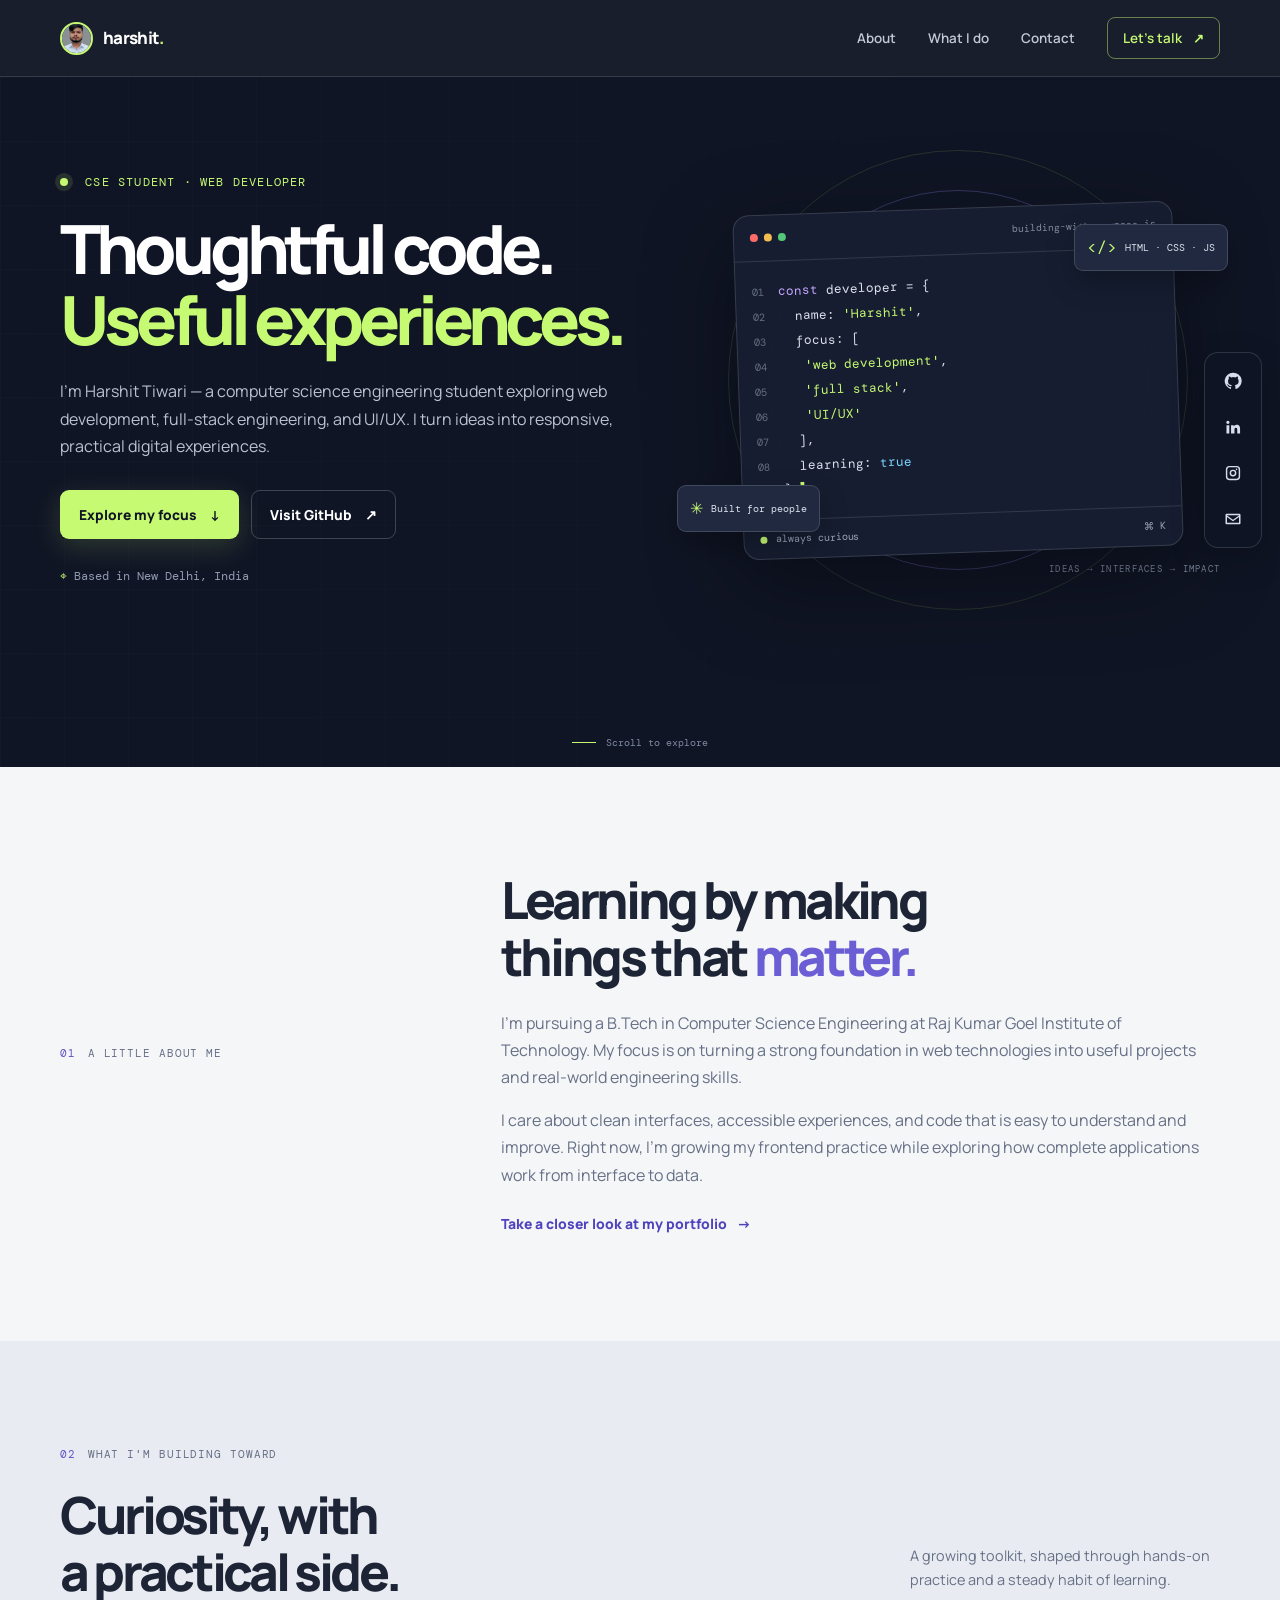
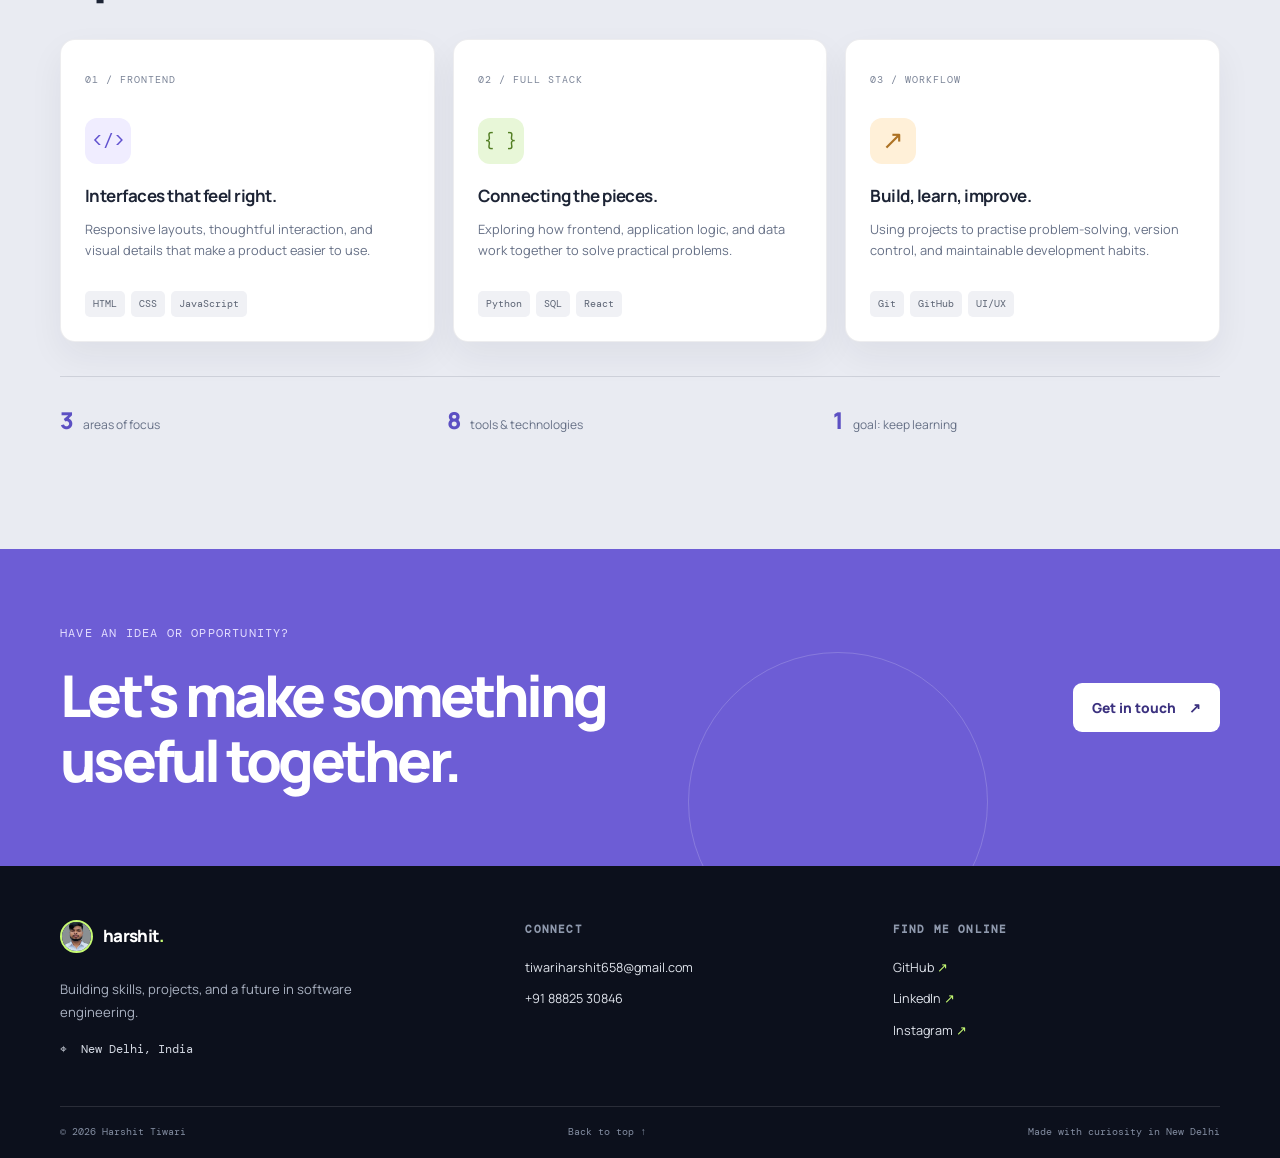
<file: Level 1/01-Landing-Page/index.html>
<!DOCTYPE html>
<html lang="en">
<head>
  <meta charset="UTF-8" />
  <meta name="viewport" content="width=device-width, initial-scale=1.0" />
  <meta name="description" content="Meet Harshit Tiwari, a computer science engineering student building thoughtful, responsive web experiences." />
  <meta name="theme-color" content="#101525" />
  <title>Harshit Tiwari | Web Developer</title>
  <link rel="preconnect" href="https://fonts.googleapis.com" />
  <link rel="preconnect" href="https://fonts.gstatic.com" crossorigin />
  <link href="https://fonts.googleapis.com/css2?family=DM+Mono:wght@400;500&family=Manrope:wght@400;500;600;700;800&display=swap" rel="stylesheet" />
  <link rel="stylesheet" href="styles.css" />
  <script src="script.js" defer></script>
</head>
<body>
  <header class="site-header">
    <nav class="navbar container" aria-label="Main navigation">
      <a class="brand" href="#home" aria-label="Harshit Tiwari home"><span class="brand-mark"><img src="assets/harshit-tiwari.jpeg" alt="" /></span><span>harshit<span class="brand-dot">.</span></span></a>
      <button class="menu-toggle" type="button" aria-label="Open navigation menu" aria-expanded="false" aria-controls="nav-links"><span></span><span></span></button>
      <div class="nav-links" id="nav-links">
        <a href="#about">About</a>
        <a href="#focus">What I do</a>
        <a href="#contact">Contact</a>
        <a class="nav-cta" href="mailto:tiwariharshit658@gmail.com">Let's talk <span aria-hidden="true">↗</span></a>
      </div>
    </nav>
  </header>

  <main id="home">
    <section class="hero">
      <div class="hero-grid-lines" aria-hidden="true"></div>
      <div class="container hero-layout">
        <div class="hero-copy">
          <p class="eyebrow"><span class="availability-dot"></span> CSE student · Web developer</p>
          <h1>Thoughtful code.<br /><span>Useful experiences.</span></h1>
          <p class="hero-intro">I'm Harshit Tiwari — a computer science engineering student exploring web development, full-stack engineering, and UI/UX. I turn ideas into responsive, practical digital experiences.</p>
          <div class="hero-actions">
            <a class="button button-primary" href="#focus">Explore my focus <span aria-hidden="true">↓</span></a>
            <a class="button button-quiet" href="https://github.com/tiwariharshit658-maker" target="_blank" rel="noopener noreferrer">Visit GitHub <span aria-hidden="true">↗</span></a>
          </div>
          <div class="hero-location"><span aria-hidden="true">⌖</span> Based in New Delhi, India</div>
        </div>
        <div class="hero-art">
          <div class="orbit orbit-one"></div>
          <div class="orbit orbit-two"></div>
          <div class="code-card">
            <div class="code-top"><span></span><span></span><span></span><small>building-with-purpose.js</small></div>
            <div class="code-lines" aria-hidden="true">
              <p><i>01</i><span class="code-purple">const</span> developer = {</p>
              <p><i>02</i>&nbsp; name: <span class="code-green">'Harshit'</span>,</p>
              <p><i>03</i>&nbsp; focus: [</p>
              <p><i>04</i>&nbsp;&nbsp; <span class="code-green">'web development'</span>,</p>
              <p><i>05</i>&nbsp;&nbsp; <span class="code-green">'full stack'</span>,</p>
              <p><i>06</i>&nbsp;&nbsp; <span class="code-green">'UI/UX'</span></p>
              <p><i>07</i>&nbsp; ],</p>
              <p><i>08</i>&nbsp; learning: <span class="code-blue">true</span></p>
              <p><i>09</i>};<span class="cursor">▍</span></p>
            </div>
            <div class="code-bottom"><span class="code-status"></span> always curious <span>⌘ K</span></div>
          </div>
          <div class="floating-chip chip-html"><span>&lt;/&gt;</span> HTML · CSS · JS</div>
          <div class="floating-chip chip-design"><span>✳</span> Built for people</div>
          <div class="art-caption">IDEAS → INTERFACES → IMPACT</div>
        </div>
      </div>
      <a class="scroll-cue" href="#about"><span></span> Scroll to explore</a>
    </section>

    <section id="about" class="about section">
      <div class="container about-layout">
        <div class="section-kicker"><span>01</span><span> A little about me</span></div>
        <div class="about-copy">
          <h2>Learning by making<br />things that <em>matter.</em></h2>
          <p>I'm pursuing a B.Tech in Computer Science Engineering at Raj Kumar Goel Institute of Technology. My focus is on turning a strong foundation in web technologies into useful projects and real-world engineering skills.</p>
          <p>I care about clean interfaces, accessible experiences, and code that is easy to understand and improve. Right now, I'm growing my frontend practice while exploring how complete applications work from interface to data.</p>
          <a class="inline-link" href="../02-Personal-Portfolio/index.html">Take a closer look at my portfolio <span aria-hidden="true">→</span></a>
        </div>
      </div>
    </section>

    <section id="focus" class="focus section">
      <div class="container">
        <div class="focus-heading">
          <div><div class="section-kicker"><span>02</span><span> What I'm building toward</span></div><h2>Curiosity, with<br />a practical side.</h2></div>
          <p class="focus-note">A growing toolkit, shaped through hands-on practice and a steady habit of learning.</p>
        </div>
        <div class="focus-grid">
          <article class="focus-card focus-card-a">
            <span class="focus-index">01 / FRONTEND</span><div class="focus-icon" aria-hidden="true">&lt;/&gt;</div>
            <h3>Interfaces that feel right.</h3><p>Responsive layouts, thoughtful interaction, and visual details that make a product easier to use.</p>
            <div class="focus-tags"><span>HTML</span><span>CSS</span><span>JavaScript</span></div>
          </article>
          <article class="focus-card focus-card-b">
            <span class="focus-index">02 / FULL STACK</span><div class="focus-icon" aria-hidden="true">{ }</div>
            <h3>Connecting the pieces.</h3><p>Exploring how frontend, application logic, and data work together to solve practical problems.</p>
            <div class="focus-tags"><span>Python</span><span>SQL</span><span>React</span></div>
          </article>
          <article class="focus-card focus-card-c">
            <span class="focus-index">03 / WORKFLOW</span><div class="focus-icon" aria-hidden="true">↗</div>
            <h3>Build, learn, improve.</h3><p>Using projects to practise problem-solving, version control, and maintainable development habits.</p>
            <div class="focus-tags"><span>Git</span><span>GitHub</span><span>UI/UX</span></div>
          </article>
        </div>
        <div class="stats-strip" aria-label="Areas of focus">
          <div><strong data-count="3">0</strong><span>areas of focus</span></div>
          <div><strong data-count="8">0</strong><span>tools &amp; technologies</span></div>
          <div><strong data-count="1">0</strong><span>goal: keep learning</span></div>
        </div>
      </div>
    </section>

    <section class="contact-banner">
      <div class="container contact-banner-inner">
        <div><p class="eyebrow">Have an idea or opportunity?</p><h2>Let's make something<br />useful together.</h2></div>
        <a class="button button-light" href="mailto:tiwariharshit658@gmail.com">Get in touch <span aria-hidden="true">↗</span></a>
        <span class="banner-orbit" aria-hidden="true"></span>
      </div>
    </section>
  </main>

  <aside class="social-dock" aria-label="Social links">
    <a href="https://github.com/tiwariharshit658-maker" target="_blank" rel="noopener noreferrer" aria-label="GitHub (opens in new tab)" title="GitHub">
      <svg viewBox="0 0 24 24" aria-hidden="true"><path d="M12 .9a11.1 11.1 0 0 0-3.51 21.63c.55.1.76-.24.76-.53v-2.07c-3.1.68-3.76-1.32-3.76-1.32-.5-1.3-1.24-1.64-1.24-1.64-1.01-.7.08-.69.08-.69 1.12.08 1.71 1.15 1.71 1.15 1 .1.77 2.22 3.72 1.58.1-.73.39-1.23.7-1.51-2.48-.28-5.09-1.24-5.09-5.52 0-1.22.43-2.22 1.15-3-.12-.28-.5-1.42.11-2.96 0 0 .94-.3 3.05 1.15a10.6 10.6 0 0 1 5.55 0c2.12-1.44 3.05-1.15 3.05-1.15.61 1.54.23 2.68.11 2.96.72.78 1.15 1.78 1.15 3 0 4.29-2.61 5.23-5.1 5.51.4.35.75 1.02.75 2.06V22c0 .29.2.63.76.53A11.1 11.1 0 0 0 12 .9Z"/></svg>
    </a>
    <a href="https://www.linkedin.com/in/harshit-tiwari-84109925a" target="_blank" rel="noopener noreferrer" aria-label="LinkedIn (opens in new tab)" title="LinkedIn">
      <svg viewBox="0 0 24 24" aria-hidden="true"><path d="M5.2 3.5a2.2 2.2 0 1 1 0 4.4 2.2 2.2 0 0 1 0-4.4ZM3.3 9.5h3.8v11.2H3.3V9.5Zm6.1 0H13v1.5h.05a4.1 4.1 0 0 1 3.7-2c3.95 0 4.68 2.6 4.68 5.98v5.72h-3.8v-5.07c0-1.21-.02-2.77-1.69-2.77-1.7 0-1.96 1.32-1.96 2.68v5.16H9.4V9.5Z"/></svg>
    </a>
    <a href="https://www.instagram.com/h.arshitt_/" target="_blank" rel="noopener noreferrer" aria-label="Instagram (opens in new tab)" title="Instagram">
      <svg viewBox="0 0 24 24" aria-hidden="true"><path d="M7.2 2.5h9.6a4.7 4.7 0 0 1 4.7 4.7v9.6a4.7 4.7 0 0 1-4.7 4.7H7.2a4.7 4.7 0 0 1-4.7-4.7V7.2a4.7 4.7 0 0 1 4.7-4.7Zm0 1.9a2.8 2.8 0 0 0-2.8 2.8v9.6a2.8 2.8 0 0 0 2.8 2.8h9.6a2.8 2.8 0 0 0 2.8-2.8V7.2a2.8 2.8 0 0 0-2.8-2.8H7.2Zm4.8 3.1a4.5 4.5 0 1 1 0 9 4.5 4.5 0 0 1 0-9Zm0 1.9a2.6 2.6 0 1 0 0 5.2 2.6 2.6 0 0 0 0-5.2Zm4.7-3.4a1.1 1.1 0 1 1 0 2.2 1.1 1.1 0 0 1 0-2.2Z"/></svg>
    </a>
    <a href="mailto:tiwariharshit658@gmail.com" aria-label="Email Harshit" title="Email">
      <svg viewBox="0 0 24 24" aria-hidden="true"><path d="M3.5 5h17A1.5 1.5 0 0 1 22 6.5v11a1.5 1.5 0 0 1-1.5 1.5h-17A1.5 1.5 0 0 1 2 17.5v-11A1.5 1.5 0 0 1 3.5 5Zm.1 2 8.4 6.1L20.4 7H3.6Zm16.4 10V9.4l-7.4 5.4a1 1 0 0 1-1.2 0L4 9.4V17h16Z"/></svg>
    </a>
  </aside>

  <footer id="contact" class="site-footer">
    <div class="container footer-grid">
    <div class="footer-intro"><a class="brand" href="#home"><span class="brand-mark"><img src="assets/harshit-tiwari.jpeg" alt="" /></span><span>harshit<span class="brand-dot">.</span></span></a><p>Building skills, projects, and a future in software engineering.</p><p class="footer-location">⌖ &nbsp;New Delhi, India</p></div>
      <div class="footer-column"><h2>Connect</h2><a href="mailto:tiwariharshit658@gmail.com">tiwariharshit658@gmail.com</a><a href="tel:+918882530846">+91 88825 30846</a></div>
      <div class="footer-column"><h2>Find me online</h2><a href="https://github.com/tiwariharshit658-maker" target="_blank" rel="noopener noreferrer">GitHub <span>↗</span></a><a href="https://www.linkedin.com/in/harshit-tiwari-84109925a" target="_blank" rel="noopener noreferrer">LinkedIn <span>↗</span></a><a href="https://www.instagram.com/h.arshitt_/" target="_blank" rel="noopener noreferrer">Instagram <span>↗</span></a></div>
    </div>
    <div class="container footer-bottom"><span>© <span id="year">2026</span> Harshit Tiwari</span><a href="#home">Back to top ↑</a><span>Made with curiosity in New Delhi</span></div>
  </footer>
</body>
</html>
</file>
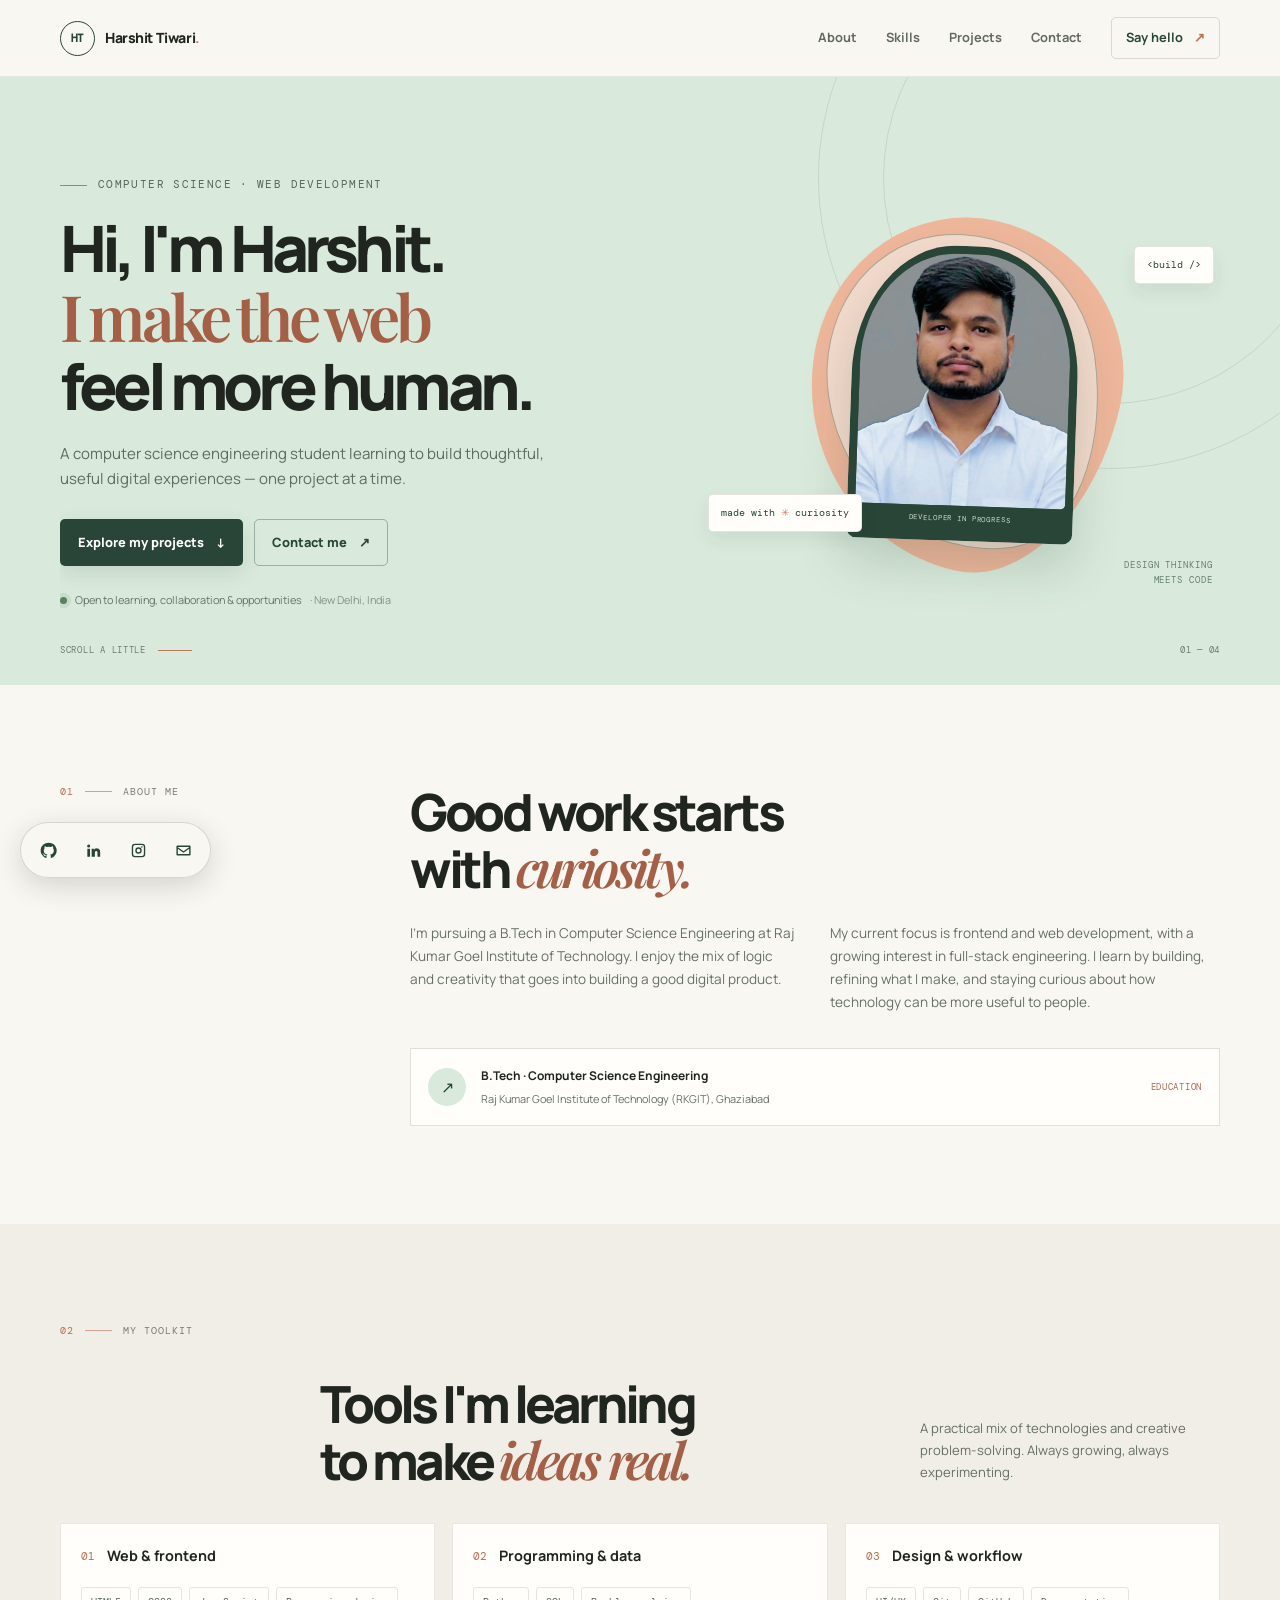
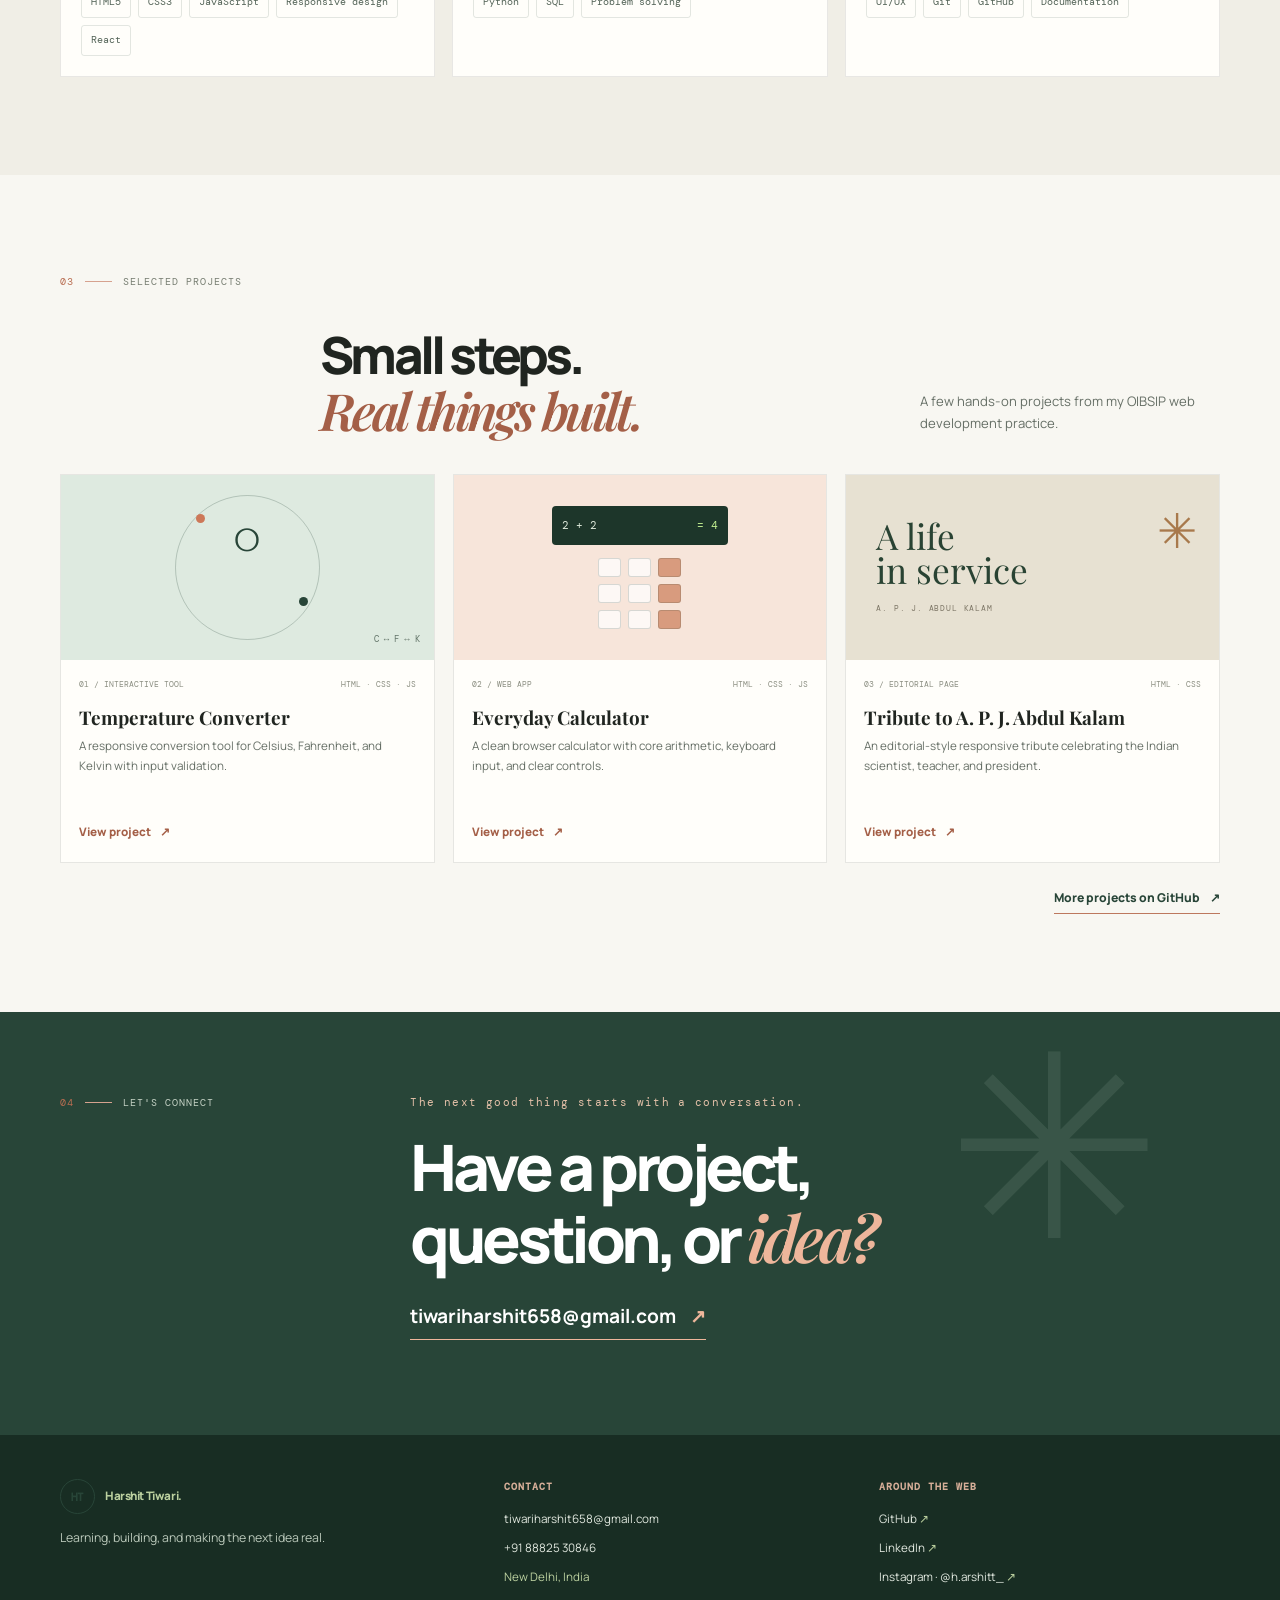
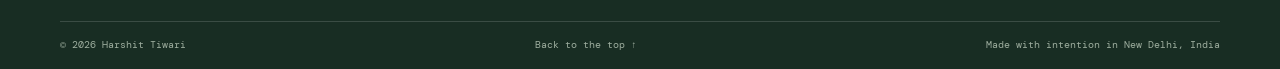
<file: Level 1/02-Personal-Portfolio/index.html>
<!DOCTYPE html>
<html lang="en">
<head>
  <meta charset="UTF-8" />
  <meta name="viewport" content="width=device-width, initial-scale=1.0" />
  <meta name="description" content="Harshit Tiwari's portfolio: computer science engineering student, web developer, and UI/UX enthusiast based in New Delhi, India." />
  <meta name="theme-color" content="#f8f7f2" />
  <title>Harshit Tiwari — Developer Portfolio</title>
  <link rel="preconnect" href="https://fonts.googleapis.com" />
  <link rel="preconnect" href="https://fonts.gstatic.com" crossorigin />
  <link href="https://fonts.googleapis.com/css2?family=DM+Mono:wght@400;500&family=Manrope:wght@400;500;600;700;800&family=Playfair+Display:ital,wght@0,600;0,700;1,600;1,700&display=swap" rel="stylesheet" />
  <link rel="stylesheet" href="styles.css" />
  <script src="script.js" defer></script>
</head>
<body>
  <header class="site-header">
    <nav class="navbar container" aria-label="Main navigation">
      <a class="brand" href="#home"><span class="brand-icon">HT</span><span>Harshit Tiwari<span class="brand-period">.</span></span></a>
      <button class="menu-toggle" type="button" aria-label="Open navigation menu" aria-expanded="false" aria-controls="nav-links"><span></span><span></span></button>
      <div class="nav-links" id="nav-links">
        <a href="#about">About</a><a href="#skills">Skills</a><a href="#projects">Projects</a><a href="#contact">Contact</a>
        <a class="nav-resume" href="mailto:tiwariharshit658@gmail.com">Say hello <span aria-hidden="true">↗</span></a>
      </div>
    </nav>
  </header>

  <main id="home">
    <section class="hero">
      <div class="container hero-layout">
        <div class="hero-copy">
          <p class="eyebrow"><span class="eyebrow-line"></span> COMPUTER SCIENCE · WEB DEVELOPMENT</p>
          <h1>Hi, I'm Harshit.<br /><span class="serif-accent">I make the web</span><br />feel more human.</h1>
          <p class="hero-intro">A computer science engineering student learning to build thoughtful, useful digital experiences — one project at a time.</p>
          <div class="hero-actions"><a class="button button-dark" href="#projects">Explore my projects <span aria-hidden="true">↓</span></a><a class="button button-outline" href="mailto:tiwariharshit658@gmail.com">Contact me <span aria-hidden="true">↗</span></a></div>
          <div class="hero-meta"><span class="open-dot"></span> Open to learning, collaboration &amp; opportunities <span class="meta-place">· New Delhi, India</span></div>
        </div>
        <div class="hero-visual">
          <div class="visual-shape shape-back"></div><div class="visual-shape shape-front"></div>
          <figure class="portfolio-portrait"><img src="assets/harshit-tiwari.jpeg" alt="Harshit Tiwari, computer science engineering student and web developer" fetchpriority="high" /><figcaption>DEVELOPER IN PROGRESS</figcaption></figure>
          <div class="visual-sticker sticker-code">&lt;build /&gt;</div>
          <div class="visual-sticker sticker-heart">made with <span aria-hidden="true">✳</span> curiosity</div>
          <div class="visual-caption">DESIGN THINKING<br />MEETS CODE</div>
        </div>
      </div>
      <div class="hero-bottom container"><span>SCROLL A LITTLE</span><span class="scroll-line"></span><span>01 — 04</span></div>
    </section>

    <section id="about" class="about section">
      <div class="container about-layout">
        <div class="section-aside"><span class="section-number">01</span><span class="aside-line"></span><span>ABOUT ME</span></div>
        <div class="about-content">
          <h2>Good work starts<br />with <em>curiosity.</em></h2>
          <div class="about-columns">
            <p>I'm pursuing a B.Tech in Computer Science Engineering at Raj Kumar Goel Institute of Technology. I enjoy the mix of logic and creativity that goes into building a good digital product.</p>
            <p>My current focus is frontend and web development, with a growing interest in full-stack engineering. I learn by building, refining what I make, and staying curious about how technology can be more useful to people.</p>
          </div>
          <div class="education-card"><span class="education-icon">↗</span><div><strong>B.Tech · Computer Science Engineering</strong><span>Raj Kumar Goel Institute of Technology (RKGIT), Ghaziabad</span></div><span class="education-label">EDUCATION</span></div>
        </div>
      </div>
    </section>

    <section id="skills" class="skills section">
      <div class="container">
        <div class="section-aside"><span class="section-number">02</span><span class="aside-line"></span><span>MY TOOLKIT</span></div>
        <div class="skills-heading"><h2>Tools I'm learning<br />to make <em>ideas real.</em></h2><p>A practical mix of technologies and creative problem-solving. Always growing, always experimenting.</p></div>
        <div class="skill-groups">
          <article class="skill-group"><div class="skill-group-title"><span class="skill-symbol">01</span><h3>Web &amp; frontend</h3></div><div class="skill-pills"><span>HTML5</span><span>CSS3</span><span>JavaScript</span><span>Responsive design</span><span>React</span></div></article>
          <article class="skill-group"><div class="skill-group-title"><span class="skill-symbol">02</span><h3>Programming &amp; data</h3></div><div class="skill-pills"><span>Python</span><span>SQL</span><span>Problem solving</span></div></article>
          <article class="skill-group"><div class="skill-group-title"><span class="skill-symbol">03</span><h3>Design &amp; workflow</h3></div><div class="skill-pills"><span>UI/UX</span><span>Git</span><span>GitHub</span><span>Documentation</span></div></article>
        </div>
      </div>
    </section>

    <section id="projects" class="projects section">
      <div class="container">
        <div class="section-aside"><span class="section-number">03</span><span class="aside-line"></span><span>SELECTED PROJECTS</span></div>
        <div class="projects-heading"><h2>Small steps.<br /><em>Real things built.</em></h2><p>A few hands-on projects from my OIBSIP web development practice.</p></div>
        <div class="project-grid">
          <article class="project-card project-card-one"><div class="project-art art-thermo"><span class="art-orbit"></span><span class="art-symbol">°</span><span class="art-caption">C ↔ F ↔ K</span></div><div class="project-info"><div class="project-meta"><span>01 / INTERACTIVE TOOL</span><span>HTML · CSS · JS</span></div><h3>Temperature Converter</h3><p>A responsive conversion tool for Celsius, Fahrenheit, and Kelvin with input validation.</p><a href="../03-Temperature-Converter/index.html" class="project-link">View project <span aria-hidden="true">↗</span></a></div></article>
          <article class="project-card project-card-two"><div class="project-art art-calc"><div class="calc-screen">2 + 2 <span>= 4</span></div><div class="calc-keys"><i></i><i></i><i></i><i></i><i></i><i></i><i></i><i></i><i></i></div></div><div class="project-info"><div class="project-meta"><span>02 / WEB APP</span><span>HTML · CSS · JS</span></div><h3>Everyday Calculator</h3><p>A clean browser calculator with core arithmetic, keyboard input, and clear controls.</p><a href="../../Level 2/01-Calculator/index.html" class="project-link">View project <span aria-hidden="true">↗</span></a></div></article>
          <article class="project-card project-card-three"><div class="project-art art-tribute"><span class="tribute-star">✳</span><span class="tribute-title">A life<br />in service</span><span class="tribute-caption">A. P. J. ABDUL KALAM</span></div><div class="project-info"><div class="project-meta"><span>03 / EDITORIAL PAGE</span><span>HTML · CSS</span></div><h3>Tribute to A. P. J. Abdul Kalam</h3><p>An editorial-style responsive tribute celebrating the Indian scientist, teacher, and president.</p><a href="../../Level 2/02-Tribute-Page/index.html" class="project-link">View project <span aria-hidden="true">↗</span></a></div></article>
        </div>
        <a class="github-link" href="https://github.com/tiwariharshit658-maker" target="_blank" rel="noopener noreferrer">More projects on GitHub <span aria-hidden="true">↗</span></a>
      </div>
    </section>

    <section class="contact-section">
      <div class="container contact-inner">
        <div class="section-aside section-aside-light"><span class="section-number">04</span><span class="aside-line"></span><span>LET'S CONNECT</span></div>
        <div class="contact-main"><p class="eyebrow">The next good thing starts with a conversation.</p><h2>Have a project,<br />question, or <em>idea?</em></h2><a class="contact-email" href="mailto:tiwariharshit658@gmail.com">tiwariharshit658@gmail.com <span aria-hidden="true">↗</span></a></div>
        <div class="contact-flower" aria-hidden="true">✳</div>
      </div>
    </section>
  </main>

  <aside class="social-dock" aria-label="Social links">
    <a href="https://github.com/tiwariharshit658-maker" target="_blank" rel="noopener noreferrer" aria-label="GitHub (opens in new tab)" title="GitHub"><svg viewBox="0 0 24 24" aria-hidden="true"><path d="M12 .9a11.1 11.1 0 0 0-3.51 21.63c.55.1.76-.24.76-.53v-2.07c-3.1.68-3.76-1.32-3.76-1.32-.5-1.3-1.24-1.64-1.24-1.64-1.01-.7.08-.69.08-.69 1.12.08 1.71 1.15 1.71 1.15 1 .1.77 2.22 3.72 1.58.1-.73.39-1.23.7-1.51-2.48-.28-5.09-1.24-5.09-5.52 0-1.22.43-2.22 1.15-3-.12-.28-.5-1.42.11-2.96 0 0 .94-.3 3.05 1.15a10.6 10.6 0 0 1 5.55 0c2.12-1.44 3.05-1.15 3.05-1.15.61 1.54.23 2.68.11 2.96.72.78 1.15 1.78 1.15 3 0 4.29-2.61 5.23-5.1 5.51.4.35.75 1.02.75 2.06V22c0 .29.2.63.76.53A11.1 11.1 0 0 0 12 .9Z"/></svg></a>
    <a href="https://www.linkedin.com/in/harshit-tiwari-84109925a" target="_blank" rel="noopener noreferrer" aria-label="LinkedIn (opens in new tab)" title="LinkedIn"><svg viewBox="0 0 24 24" aria-hidden="true"><path d="M5.2 3.5a2.2 2.2 0 1 1 0 4.4 2.2 2.2 0 0 1 0-4.4ZM3.3 9.5h3.8v11.2H3.3V9.5Zm6.1 0H13v1.5h.05a4.1 4.1 0 0 1 3.7-2c3.95 0 4.68 2.6 4.68 5.98v5.72h-3.8v-5.07c0-1.21-.02-2.77-1.69-2.77-1.7 0-1.96 1.32-1.96 2.68v5.16H9.4V9.5Z"/></svg></a>
    <a href="https://www.instagram.com/h.arshitt_/" target="_blank" rel="noopener noreferrer" aria-label="Instagram (opens in new tab)" title="Instagram"><svg viewBox="0 0 24 24" aria-hidden="true"><path d="M7.2 2.5h9.6a4.7 4.7 0 0 1 4.7 4.7v9.6a4.7 4.7 0 0 1-4.7 4.7H7.2a4.7 4.7 0 0 1-4.7-4.7V7.2a4.7 4.7 0 0 1 4.7-4.7Zm0 1.9a2.8 2.8 0 0 0-2.8 2.8v9.6a2.8 2.8 0 0 0 2.8 2.8h9.6a2.8 2.8 0 0 0 2.8-2.8V7.2a2.8 2.8 0 0 0-2.8-2.8H7.2Zm4.8 3.1a4.5 4.5 0 1 1 0 9 4.5 4.5 0 0 1 0-9Zm0 1.9a2.6 2.6 0 1 0 0 5.2 2.6 2.6 0 0 0 0-5.2Zm4.7-3.4a1.1 1.1 0 1 1 0 2.2 1.1 1.1 0 0 1 0-2.2Z"/></svg></a>
    <a href="mailto:tiwariharshit658@gmail.com" aria-label="Email Harshit" title="Email"><svg viewBox="0 0 24 24" aria-hidden="true"><path d="M3.5 5h17A1.5 1.5 0 0 1 22 6.5v11a1.5 1.5 0 0 1-1.5 1.5h-17A1.5 1.5 0 0 1 2 17.5v-11A1.5 1.5 0 0 1 3.5 5Zm.1 2 8.4 6.1L20.4 7H3.6Zm16.4 10V9.4l-7.4 5.4a1 1 0 0 1-1.2 0L4 9.4V17h16Z"/></svg></a>
  </aside>

  <footer id="contact" class="site-footer">
    <div class="container footer-grid">
      <div class="footer-brand-block"><a class="brand" href="#home"><span class="brand-icon">HT</span><span>Harshit Tiwari<span class="brand-period">.</span></span></a><p>Learning, building, and making the next idea real.</p></div>
      <div class="footer-contact"><h2>CONTACT</h2><a href="mailto:tiwariharshit658@gmail.com">tiwariharshit658@gmail.com</a><a href="tel:+918882530846">+91 88825 30846</a><span>New Delhi, India</span></div>
      <div class="footer-social"><h2>AROUND THE WEB</h2><a href="https://github.com/tiwariharshit658-maker" target="_blank" rel="noopener noreferrer">GitHub <span>↗</span></a><a href="https://www.linkedin.com/in/harshit-tiwari-84109925a" target="_blank" rel="noopener noreferrer">LinkedIn <span>↗</span></a><a href="https://www.instagram.com/h.arshitt_/" target="_blank" rel="noopener noreferrer">Instagram · @h.arshitt_ <span>↗</span></a></div>
    </div>
    <div class="container footer-bottom"><span>© <span id="year">2026</span> Harshit Tiwari</span><a href="#home">Back to the top ↑</a><span>Made with intention in New Delhi, India</span></div>
  </footer>
</body>
</html>
</file>
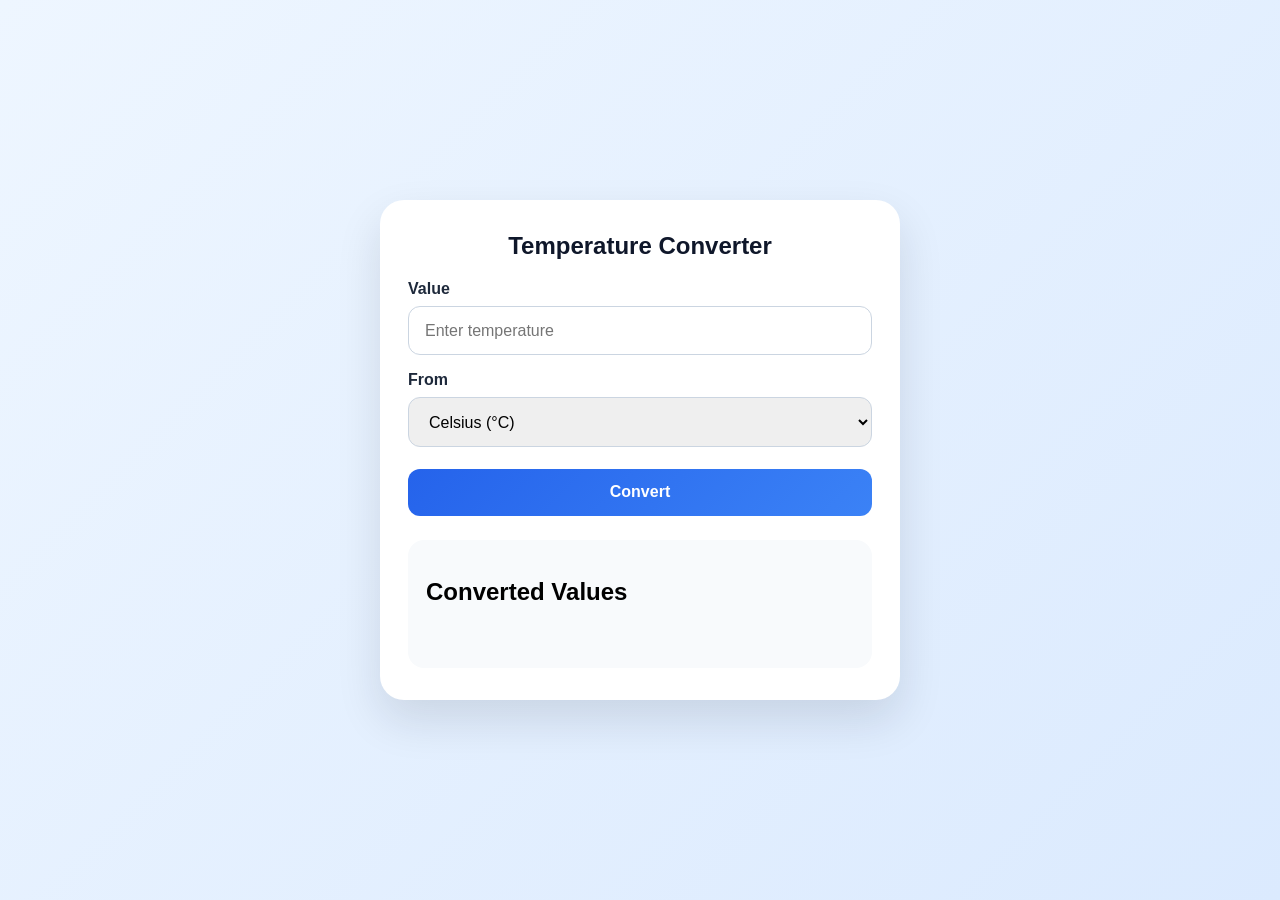
<file: Level 1/03-Temperature-Converter/index.html>
<!DOCTYPE html>
<html lang="en">
<head>
  <meta charset="UTF-8" />
  <meta name="viewport" content="width=device-width, initial-scale=1.0" />
  <title>Temperature Converter</title>
  <link rel="stylesheet" href="styles.css" />
</head>
<body>
  <main class="app"><section class="converter-card"><h1>Temperature Converter</h1><label for="temperature">Value</label><input id="temperature" type="number" step="any" placeholder="Enter temperature" /><label for="fromUnit">From</label><select id="fromUnit"><option value="c">Celsius (°C)</option><option value="f">Fahrenheit (°F)</option><option value="k">Kelvin (K)</option></select><button id="convertBtn">Convert</button><div class="result-box"><h2>Converted Values</h2><div id="result"></div><p id="error" class="error"></p></div></section></main>
  <script src="script.js"></script>
</body>
</html>
</file>
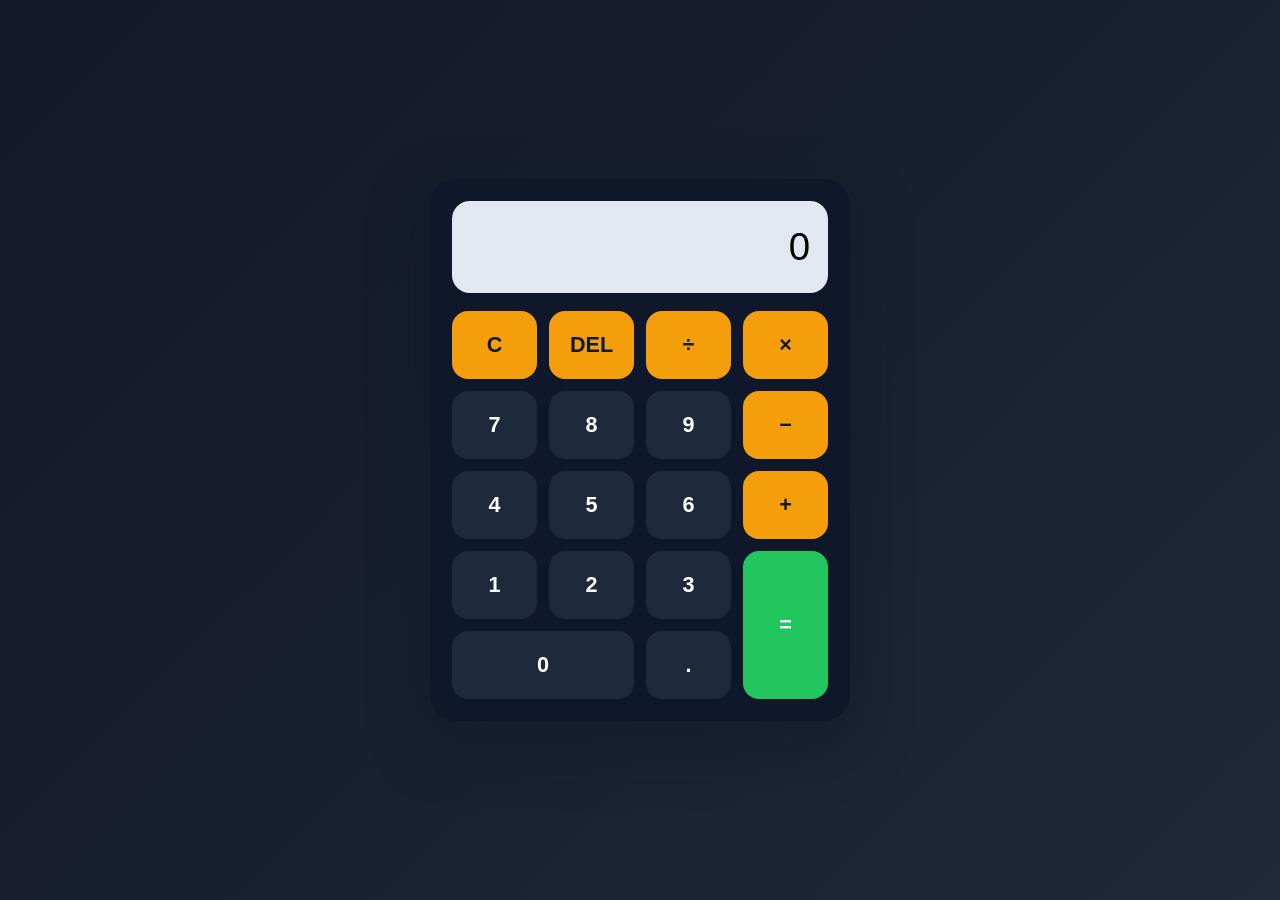
<file: Level 2/01-Calculator/index.html>
<!DOCTYPE html><html lang="en"><head><meta charset="UTF-8" /><meta name="viewport" content="width=device-width, initial-scale=1.0" /><title>Calculator</title><link rel="stylesheet" href="styles.css" /></head><body><main class="calculator-wrap"><section class="calculator"><div id="display" class="display" aria-live="polite">0</div><div class="buttons"><button class="action" data-action="clear">C</button><button class="action" data-action="delete">DEL</button><button class="operator" data-value="/">÷</button><button class="operator" data-value="*">×</button><button data-value="7">7</button><button data-value="8">8</button><button data-value="9">9</button><button class="operator" data-value="-">−</button><button data-value="4">4</button><button data-value="5">5</button><button data-value="6">6</button><button class="operator" data-value="+">+</button><button data-value="1">1</button><button data-value="2">2</button><button data-value="3">3</button><button class="equals" data-action="equals">=</button><button class="zero" data-value="0">0</button><button data-value=".">.</button></div></section></main><script src="script.js"></script></body></html>
</file>
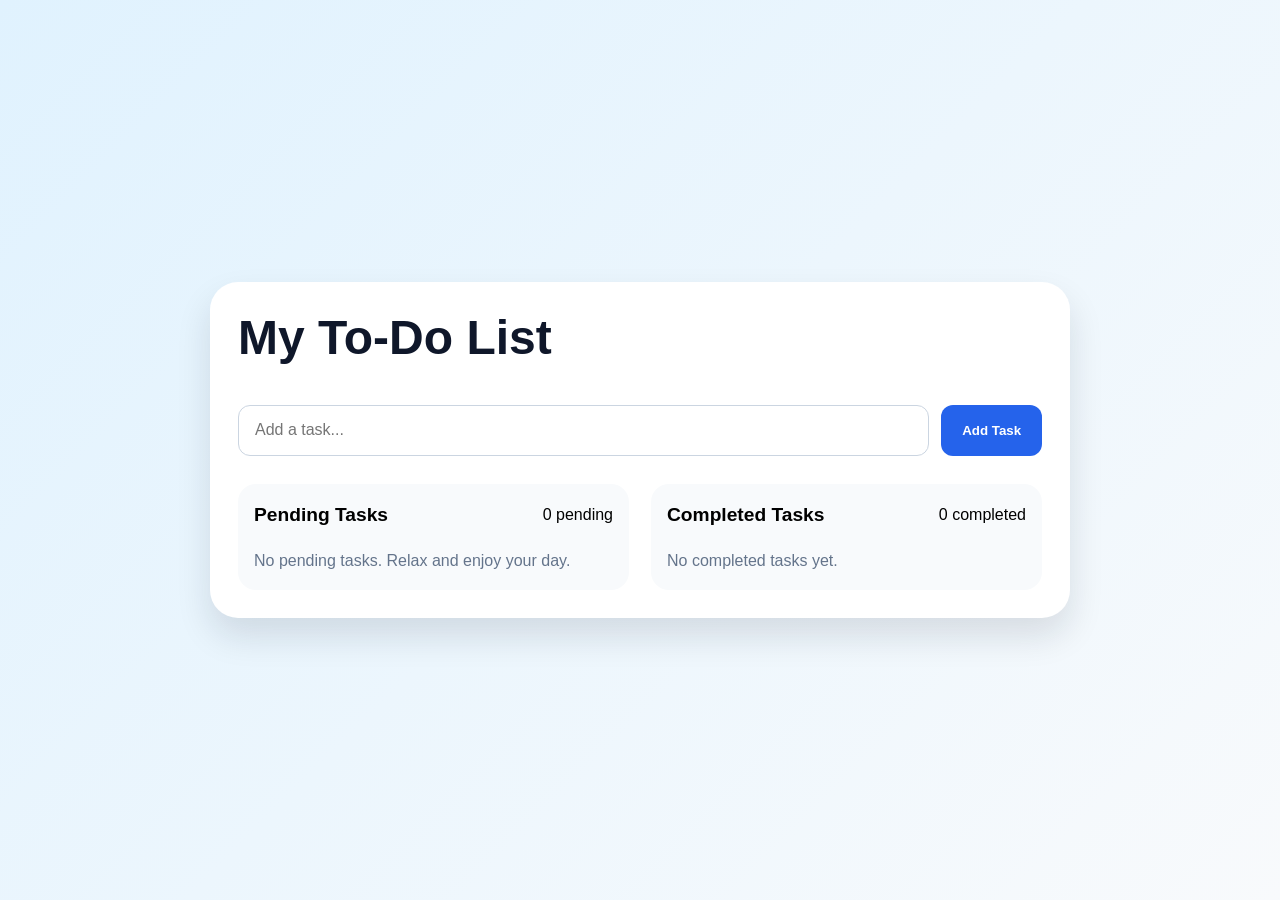
<file: Level 2/03-To-Do-Web-App/index.html>
<!DOCTYPE html><html lang="en"><head><meta charset="UTF-8" /><meta name="viewport" content="width=device-width, initial-scale=1.0" /><title>To-Do App</title><link rel="stylesheet" href="styles.css" /></head><body><main class="app"><section class="todo-card"><h1>My To-Do List</h1><form id="todoForm" class="todo-form"><input id="todoInput" type="text" placeholder="Add a task..." aria-label="Task name" /><button type="submit">Add Task</button></form><div class="lists"><section class="list-panel"><div class="list-header"><h2>Pending Tasks</h2><span id="pendingCount">0 pending</span></div><ul id="pendingList" class="task-list"></ul><p id="pendingEmpty" class="empty-state">No pending tasks. Relax and enjoy your day.</p></section><section class="list-panel"><div class="list-header"><h2>Completed Tasks</h2><span id="completedCount">0 completed</span></div><ul id="completedList" class="task-list"></ul><p id="completedEmpty" class="empty-state">No completed tasks yet.</p></section></div></section></main><script src="script.js"></script></body></html>
</file>
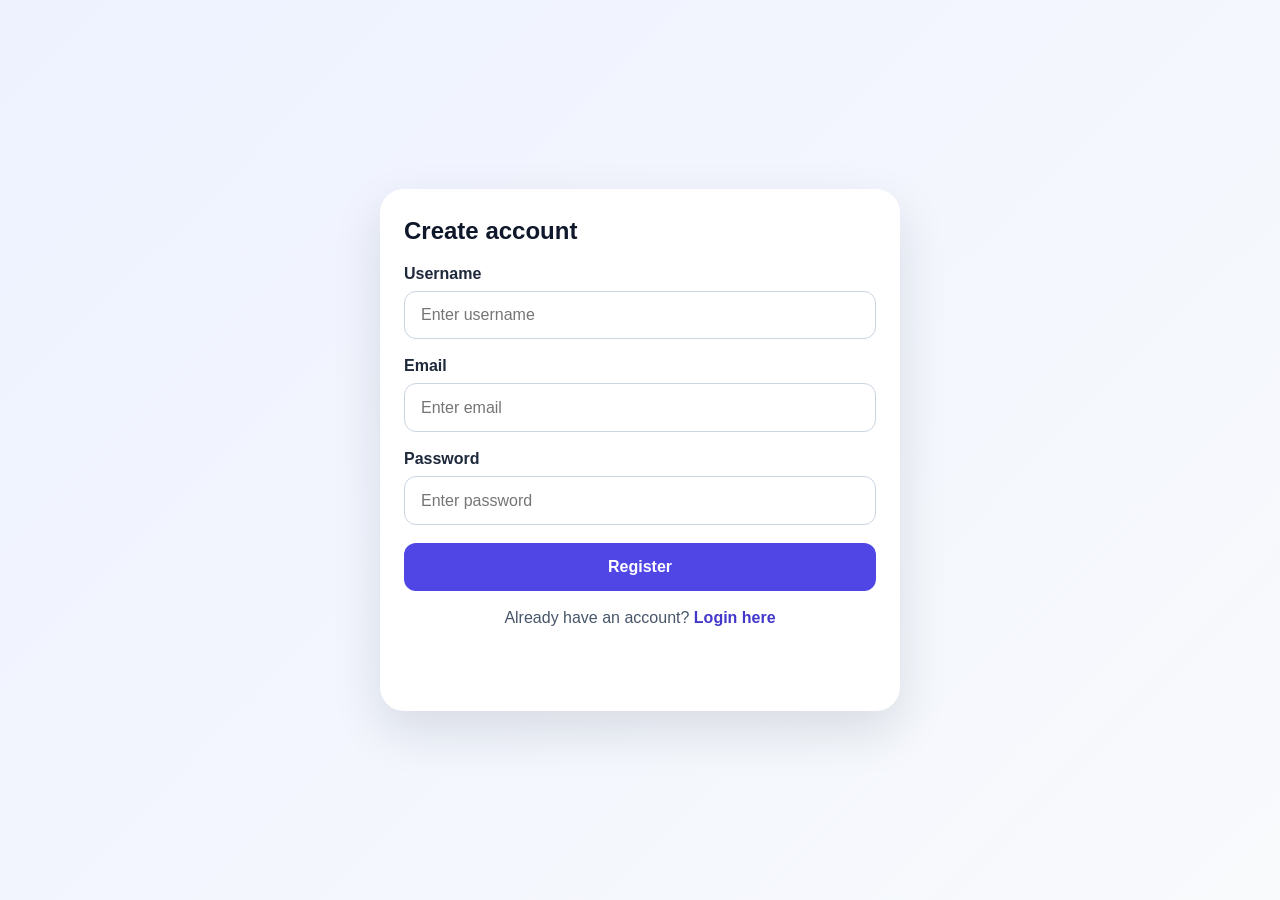
<file: Level 2/04-Login-Authentication-System/index.html>
<!DOCTYPE html><html lang="en"><head><meta charset="UTF-8" /><meta name="viewport" content="width=device-width, initial-scale=1.0" /><title>Register</title><link rel="stylesheet" href="styles.css" /></head><body><main class="auth-shell"><section class="auth-card"><h1>Create account</h1><form id="registerForm" novalidate><label for="registerUsername">Username</label><input id="registerUsername" type="text" placeholder="Enter username" /><label for="registerEmail">Email</label><input id="registerEmail" type="email" placeholder="Enter email" /><label for="registerPassword">Password</label><input id="registerPassword" type="password" placeholder="Enter password" /><button type="submit">Register</button></form><p class="switch-link">Already have an account? <a href="login.html">Login here</a></p><p id="registerMessage" class="message"></p></section></main><script src="script.js"></script></body></html>
</file>
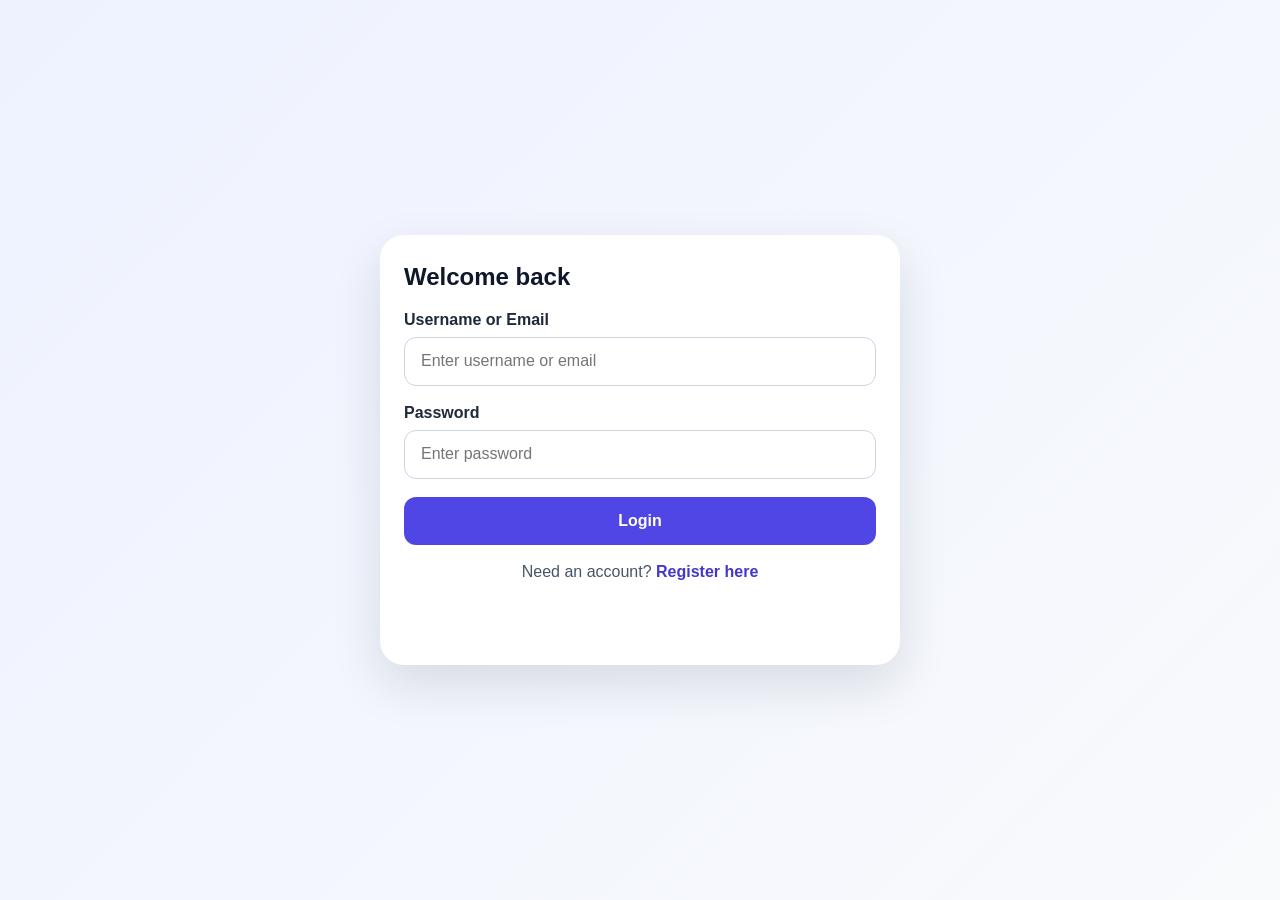
<file: Level 2/04-Login-Authentication-System/dashboard.html>
<!DOCTYPE html><html lang="en"><head><meta charset="UTF-8" /><meta name="viewport" content="width=device-width, initial-scale=1.0" /><title>Dashboard</title><link rel="stylesheet" href="styles.css" /></head><body><main class="dashboard-shell"><section class="dashboard-card"><div class="dashboard-header"><div><p class="eyebrow">Protected area</p><h1>Dashboard</h1></div><button id="logoutBtn" class="logout-btn" type="button">Logout</button></div><div class="welcome-box"><p>Welcome, <strong id="welcomeUser">User</strong>!</p><p>This is your secure dashboard. You can only access it after successful login.</p></div></section></main><script src="script.js"></script></body></html>
</file>
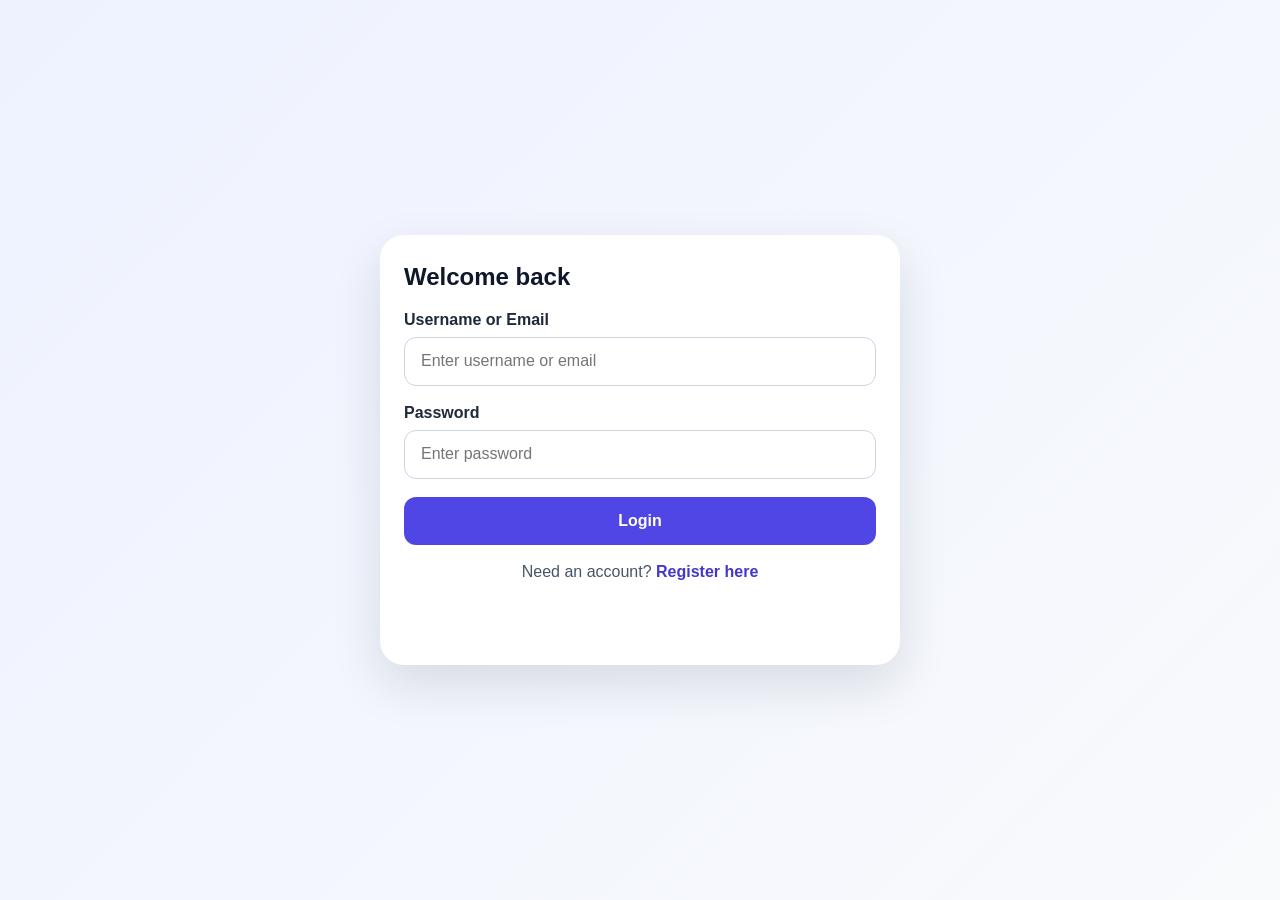
<file: Level 2/04-Login-Authentication-System/login.html>
<!DOCTYPE html><html lang="en"><head><meta charset="UTF-8" /><meta name="viewport" content="width=device-width, initial-scale=1.0" /><title>Login</title><link rel="stylesheet" href="styles.css" /></head><body><main class="auth-shell"><section class="auth-card"><h1>Welcome back</h1><form id="loginForm" novalidate><label for="loginIdentifier">Username or Email</label><input id="loginIdentifier" type="text" placeholder="Enter username or email" /><label for="loginPassword">Password</label><input id="loginPassword" type="password" placeholder="Enter password" /><button type="submit">Login</button></form><p class="switch-link">Need an account? <a href="index.html">Register here</a></p><p id="loginMessage" class="message"></p></section></main><script src="script.js"></script></body></html>
</file>
<file: Level 1/01-Landing-Page/styles.css>
* { box-sizing: border-box; }
:root { --night: #101525; --night-soft: #171e31; --paper: #f5f6f8; --white: #fff; --ink: #1d2435; --muted: #667086; --lime: #c6fa72; --violet: #9d8cff; --line: rgba(255,255,255,.12); }
html { scroll-behavior: smooth; scroll-padding-top: 84px; }
body { margin: 0; background: var(--paper); color: var(--ink); font-family: "Manrope", sans-serif; line-height: 1.7; }
a { color: inherit; text-decoration: none; }
.container { width: min(1160px, calc(100% - 48px)); margin: 0 auto; }
.site-header { position: sticky; top: 0; z-index: 10; background: rgba(16,21,37,.96); border-bottom: 1px solid var(--line); backdrop-filter: blur(14px); }
.navbar { display: flex; align-items: center; justify-content: space-between; min-height: 76px; }
.brand { display: inline-flex; align-items: center; gap: 10px; color: var(--white); font-size: 1.06rem; font-weight: 800; letter-spacing: -.04em; }
.brand-mark { display: block; width: 33px; height: 33px; flex: 0 0 auto; overflow: hidden; border: 2px solid var(--lime); border-radius: 50%; background: var(--night-soft); }
.brand-mark img { display: block; width: 100%; height: 100%; object-fit: cover; object-position: center 24%; }
.brand-dot { color: var(--lime); }
.nav-links { display: flex; align-items: center; gap: 32px; color: #c2c8d7; font-size: .84rem; font-weight: 600; }
.nav-links > a:not(.nav-cta):hover { color: var(--lime); }
.nav-cta { padding: 9px 15px; border: 1px solid rgba(198,250,114,.45); border-radius: 8px; color: var(--lime); }
.nav-cta span { margin-left: 8px; }
.menu-toggle { display: none; }
.hero { position: relative; min-height: 690px; overflow: hidden; background: var(--night); color: var(--white); }
.hero-grid-lines { position: absolute; inset: 0; pointer-events: none; opacity: .22; background-image: linear-gradient(rgba(255,255,255,.08) 1px,transparent 1px),linear-gradient(90deg,rgba(255,255,255,.08) 1px,transparent 1px); background-size: 64px 64px; mask-image: linear-gradient(90deg,black,transparent 90%); }
.hero-layout { position: relative; display: grid; grid-template-columns: 1.05fr .95fr; align-items: center; gap: 54px; min-height: 620px; padding-top: 45px; padding-bottom: 60px; }
.hero-copy { animation: hero-enter .75s cubic-bezier(.2,.8,.2,1) both; }
.eyebrow { margin: 0 0 20px; color: var(--lime); font-family: "DM Mono", monospace; font-size: .75rem; letter-spacing: .1em; text-transform: uppercase; }
.availability-dot { display: inline-block; width: 8px; height: 8px; margin-right: 9px; border-radius: 50%; background: var(--lime); box-shadow: 0 0 0 5px rgba(198,250,114,.12); }
h1,h2,h3,p { margin-top: 0; }
h1 { margin-bottom: 22px; font-size: clamp(2.9rem,5.3vw,5.35rem); font-weight: 800; letter-spacing: -.075em; line-height: 1.06; }
h1 span { color: var(--lime); }
.hero-intro { max-width: 590px; margin-bottom: 30px; color: #bac2d2; font-size: 1rem; }
.hero-actions { display: flex; flex-wrap: wrap; gap: 12px; }
.button { display: inline-flex; min-height: 48px; align-items: center; justify-content: center; gap: 13px; padding: 12px 18px; border: 1px solid transparent; border-radius: 9px; font-size: .86rem; font-weight: 800; transition: transform .2s ease, background .2s ease, box-shadow .2s ease; }
.button:hover { transform: translateY(-3px); }
.button:focus-visible,.nav-links a:focus-visible,.social-dock a:focus-visible,.inline-link:focus-visible,.footer-column a:focus-visible,.footer-bottom a:focus-visible { outline: 3px solid var(--lime); outline-offset: 4px; }
.button-primary { background: var(--lime); color: var(--night); box-shadow: 0 8px 28px rgba(198,250,114,.16); }
.button-primary:hover { background: #d5ff97; box-shadow: 0 12px 32px rgba(198,250,114,.25); }
.button-quiet { border-color: rgba(255,255,255,.2); color: var(--white); }
.button-quiet:hover { background: rgba(255,255,255,.08); }
.hero-location { margin-top: 28px; color: #929cb1; font-family: "DM Mono", monospace; font-size: .72rem; }
.hero-location span { color: var(--lime); }
.hero-art { position: relative; display: grid; min-height: 420px; place-items: center; animation: art-enter .85s .12s cubic-bezier(.2,.8,.2,1) both; }
.orbit { position: absolute; border: 1px solid rgba(157,140,255,.28); border-radius: 50%; }
.orbit-one { width: 380px; height: 380px; animation: orbit-pulse 7s ease-in-out infinite; }
.orbit-two { width: 460px; height: 460px; border-color: rgba(198,250,114,.13); animation: orbit-pulse 9s ease-in-out infinite reverse; }
.code-card { position: relative; z-index: 1; width: min(100%, 440px); border: 1px solid rgba(255,255,255,.14); border-radius: 16px; background: rgba(23,30,49,.94); box-shadow: 0 26px 90px rgba(0,0,0,.38); transform: rotate(-2deg); animation: card-hover 6s ease-in-out infinite; }
.code-top { display: flex; align-items: center; gap: 6px; padding: 14px 16px; border-bottom: 1px solid var(--line); color: #828ca2; font-family: "DM Mono", monospace; font-size: .64rem; }
.code-top > span { width: 8px; height: 8px; border-radius: 50%; background: #ff6c67; }
.code-top > span:nth-child(2) { background: #f5bd4f; }.code-top > span:nth-child(3) { background: #54c778; }
.code-top small { margin-left: auto; font-size: .62rem; }
.code-lines { padding: 18px 16px 16px; font-family: "DM Mono", monospace; font-size: clamp(.65rem,1vw,.81rem); line-height: 1.95; }
.code-lines p { margin: 0; color: #dce2ee; white-space: nowrap; }
.code-lines i { display: inline-block; width: 26px; color: #667086; font-style: normal; font-size: .65rem; }
.code-purple { color: #c4a6ff; }.code-green { color: var(--lime); }.code-blue { color: #7bd6ff; }.cursor { color: var(--lime); animation: blink 1s steps(2) infinite; }
.code-bottom { display: flex; align-items: center; gap: 8px; padding: 10px 16px; border-top: 1px solid var(--line); color: #9ba5b8; font-family: "DM Mono", monospace; font-size: .64rem; }
.code-bottom > span:last-child { margin-left: auto; }
.code-status { width: 7px; height: 7px; border-radius: 50%; background: var(--lime); }
.floating-chip { position: absolute; z-index: 2; display: flex; align-items: center; gap: 8px; padding: 9px 12px; border: 1px solid rgba(255,255,255,.15); border-radius: 9px; background: #202940; box-shadow: 0 12px 28px rgba(0,0,0,.25); color: #dce2ee; font-family: "DM Mono", monospace; font-size: .65rem; }
.floating-chip > span { color: var(--lime); font-size: 1rem; }
.chip-html { top: 54px; right: -8px; animation: chip-drift 5s ease-in-out infinite; }
.chip-design { bottom: 58px; left: -18px; animation: chip-drift 6s ease-in-out infinite reverse; }
.art-caption { position: absolute; right: 0; bottom: 12px; color: #7d879d; font-family: "DM Mono", monospace; font-size: .58rem; letter-spacing: .14em; }
.scroll-cue { position: absolute; bottom: 16px; left: 50%; display: flex; align-items: center; gap: 10px; color: #7f8aa0; font-family: "DM Mono", monospace; font-size: .64rem; transform: translateX(-50%); }
.scroll-cue span { width: 24px; height: 1px; background: var(--lime); }
.section { padding: 104px 0; }
.about { background: var(--paper); }
.about-layout { display: grid; grid-template-columns: .68fr 1.32fr; gap: 70px; }
.section-kicker { display: flex; align-items: center; gap: 12px; color: var(--muted); font-family: "DM Mono", monospace; font-size: .7rem; letter-spacing: .08em; text-transform: uppercase; }
.section-kicker > span:first-child { color: #6253c7; }
.about-copy h2,.focus-heading h2,.contact-banner h2 { margin: 0 0 24px; font-size: clamp(2.2rem,4vw,3.8rem); font-weight: 800; letter-spacing: -.065em; line-height: 1.12; }
.about-copy h2 em { color: #6b5ed5; font-style: normal; }
.about-copy p { max-width: 700px; color: var(--muted); }
.inline-link { display: inline-flex; gap: 10px; align-items: center; margin-top: 7px; color: #4f43bd; font-size: .87rem; font-weight: 800; }
.inline-link span { transition: transform .2s ease; }.inline-link:hover span { transform: translateX(4px); }
.focus { background: #e9ebf2; }
.focus-heading { display: flex; align-items: end; justify-content: space-between; gap: 30px; margin-bottom: 38px; }
.focus-heading h2 { margin: 22px 0 0; }
.focus-note { max-width: 310px; margin: 0 0 8px; color: var(--muted); font-size: .9rem; }
.focus-grid { display: grid; grid-template-columns: repeat(3,minmax(0,1fr)); gap: 18px; }
.focus-card { position: relative; min-height: 280px; padding: 24px; overflow: hidden; border: 1px solid rgba(29,36,53,.08); border-radius: 15px; background: #fff; box-shadow: 0 14px 35px rgba(29,36,53,.06); transition: transform .25s ease, box-shadow .25s ease; }
.focus-card:hover { transform: translateY(-7px); box-shadow: 0 24px 42px rgba(29,36,53,.12); }
.focus-index { color: #7c8598; font-family: "DM Mono", monospace; font-size: .63rem; letter-spacing: .1em; }
.focus-icon { display: grid; width: 46px; height: 46px; margin: 27px 0 18px; place-items: center; border-radius: 12px; background: #f0edff; color: #6152cf; font-family: "DM Mono", monospace; font-size: 1.1rem; }
.focus-card-b .focus-icon { background: #e8f7d8; color: #527e23; }.focus-card-c .focus-icon { background: #fff0d8; color: #ad7224; font-size: 1.6rem; }
.focus-card h3 { margin: 0 0 8px; font-size: 1.06rem; letter-spacing: -.03em; }
.focus-card p { min-height: 54px; margin: 0 0 18px; color: var(--muted); font-size: .8rem; }
.focus-tags { display: flex; flex-wrap: wrap; gap: 6px; }
.focus-tags span { padding: 5px 8px; border-radius: 5px; background: #f0f1f5; color: #5c6474; font-family: "DM Mono", monospace; font-size: .61rem; }
.stats-strip { display: flex; gap: 0; margin-top: 34px; padding: 24px 0 4px; border-top: 1px solid rgba(29,36,53,.13); }
.stats-strip > div { display: flex; flex: 1; align-items: baseline; gap: 9px; }
.stats-strip strong { color: #5c50c3; font-size: 1.45rem; font-weight: 800; }
.stats-strip span { color: var(--muted); font-size: .75rem; }
.contact-banner { position: relative; overflow: hidden; padding: 74px 0; background: #6d5dd5; color: white; }
.contact-banner-inner { position: relative; display: flex; align-items: center; justify-content: space-between; gap: 32px; }
.contact-banner .eyebrow { color: #e3ddff; }
.contact-banner h2 { margin-bottom: 0; font-size: clamp(2.3rem,4.5vw,4.2rem); }
.button-light { position: relative; z-index: 1; background: white; color: #3b317f; white-space: nowrap; }
.button-light:hover { background: var(--lime); }
.banner-orbit { position: absolute; right: 20%; bottom: -160px; width: 300px; height: 300px; border: 1px solid rgba(255,255,255,.18); border-radius: 50%; animation: orbit-pulse 8s ease-in-out infinite; }
.social-dock { position: fixed; z-index: 9; top: 50%; right: 18px; display: flex; flex-direction: column; gap: 8px; padding: 9px; border: 1px solid rgba(255,255,255,.13); border-radius: 14px; background: rgba(16,21,37,.91); box-shadow: 0 12px 35px rgba(0,0,0,.2); transform: translateY(-50%); backdrop-filter: blur(12px); }
.social-dock a { display: grid; width: 38px; height: 38px; place-items: center; border-radius: 9px; color: #d7ddec; transition: color .2s ease, background .2s ease, transform .2s ease; }
.social-dock a:hover { transform: translateX(-3px); background: rgba(198,250,114,.13); color: var(--lime); }
.social-dock svg { width: 18px; height: 18px; fill: currentColor; }
.site-footer { padding: 54px 0 18px; background: #0c101c; color: white; }
.footer-grid { display: grid; grid-template-columns: 1.3fr 1fr 1fr; gap: 40px; padding-bottom: 38px; }
.footer-intro p { max-width: 300px; margin: 17px 0 8px; color: #aab2c2; font-size: .82rem; }
.footer-intro .footer-location { color: #d4d9e3; font-family: "DM Mono", monospace; font-size: .73rem; }
.footer-column { display: flex; flex-direction: column; align-items: flex-start; gap: 10px; }
.footer-column h2 { margin: 0 0 8px; color: #8f99ad; font-family: "DM Mono", monospace; font-size: .68rem; letter-spacing: .11em; text-transform: uppercase; }
.footer-column a { color: #e0e4ec; font-size: .79rem; overflow-wrap: anywhere; }
.footer-column a:hover,.footer-column a span { color: var(--lime); }
.footer-bottom { display: flex; justify-content: space-between; gap: 16px; padding-top: 16px; border-top: 1px solid var(--line); color: #838da1; font-family: "DM Mono", monospace; font-size: .64rem; }
.footer-bottom a:hover { color: var(--lime); }
@keyframes hero-enter { from { opacity: 0; transform: translateY(24px); } to { opacity: 1; transform: translateY(0); } }
@keyframes art-enter { from { opacity: 0; transform: translateX(24px) scale(.97); } to { opacity: 1; transform: translateX(0) scale(1); } }
@keyframes card-hover { 0%,100% { transform: translateY(0) rotate(-2deg); } 50% { transform: translateY(-9px) rotate(-1deg); } }
@keyframes chip-drift { 0%,100% { transform: translateY(0) rotate(0); } 50% { transform: translateY(-9px) rotate(2deg); } }
@keyframes orbit-pulse { 0%,100% { transform: scale(.97); opacity: .55; } 50% { transform: scale(1.04); opacity: 1; } }
@keyframes blink { 50% { opacity: 0; } }
@media (max-width: 900px) {
  .hero-layout { gap: 26px; }
  .orbit-two { width: 390px; height: 390px; }
  .orbit-one { width: 320px; height: 320px; }
  .focus-grid { gap: 12px; }
  .focus-card { padding: 19px; }
}
@media (max-width: 700px) {
  html { scroll-padding-top: 20px; }
  .container { width: min(100% - 36px, 560px); }
  .site-header { position: sticky; }
  .navbar { min-height: 68px; }
  .menu-toggle { display: flex; width: 42px; height: 42px; flex-direction: column; align-items: center; justify-content: center; gap: 6px; border: 1px solid rgba(255,255,255,.18); border-radius: 9px; background: transparent; cursor: pointer; }
  .menu-toggle span { width: 18px; height: 2px; background: var(--lime); transition: transform .2s ease; }
  .menu-toggle[aria-expanded="true"] span:first-child { transform: translateY(4px) rotate(45deg); }
  .menu-toggle[aria-expanded="true"] span:last-child { transform: translateY(-4px) rotate(-45deg); }
  .nav-links { position: absolute; top: 68px; right: 0; left: 0; display: none; align-items: stretch; gap: 0; padding: 8px 18px 18px; border-bottom: 1px solid var(--line); background: var(--night); }
  .nav-links.is-open { display: flex; flex-direction: column; }
  .nav-links > a:not(.nav-cta) { padding: 12px 0; }
  .nav-cta { align-self: flex-start; margin-top: 7px; }
  .hero { min-height: unset; }
  .hero-layout { grid-template-columns: 1fr; gap: 4px; min-height: unset; padding-top: 72px; padding-bottom: 74px; }
  .hero-copy { position: relative; z-index: 2; }
  h1 { font-size: clamp(2.65rem,11vw,4.4rem); }
  .hero-intro { font-size: .94rem; }
  .hero-art { min-height: 370px; margin-top: 14px; }
  .code-card { width: min(100%, 420px); }
  .orbit-one { width: min(78vw,330px); height: min(78vw,330px); }
  .orbit-two { width: min(92vw,390px); height: min(92vw,390px); }
  .chip-html { top: 22px; right: 0; }.chip-design { bottom: 45px; left: 0; }
  .scroll-cue { bottom: 15px; }
  .section { padding: 76px 0; }
  .about-layout { grid-template-columns: 1fr; gap: 28px; }
  .focus-heading { align-items: flex-start; flex-direction: column; gap: 12px; }
  .focus-note { margin: 0; }
  .focus-grid { grid-template-columns: 1fr; gap: 12px; }
  .focus-card { min-height: auto; padding: 22px; }
  .focus-icon { margin-top: 18px; }
  .focus-card p { min-height: unset; }
  .stats-strip { flex-wrap: wrap; gap: 16px 8px; }
  .stats-strip > div { min-width: 44%; flex-direction: column; gap: 0; }
  .contact-banner { padding: 58px 0; }
  .contact-banner-inner { align-items: flex-start; flex-direction: column; gap: 24px; }
  .social-dock { top: auto; right: auto; bottom: max(12px, env(safe-area-inset-bottom)); left: 50%; flex-direction: row; gap: 6px; padding: 7px; transform: translateX(-50%); }
  .social-dock a { width: 42px; height: 42px; }
  .social-dock a:hover { transform: translateY(-3px); }
  .site-footer { padding-bottom: 84px; }
  .footer-grid { grid-template-columns: 1fr 1fr; gap: 30px 16px; }
  .footer-intro { grid-column: 1 / -1; }
  .footer-bottom { flex-wrap: wrap; }
}
@media (max-width: 390px) {
  .container { width: calc(100% - 28px); }
  .hero-actions { flex-direction: column; align-items: stretch; }
  .button { width: 100%; }
  .hero-art { min-height: 325px; }
  .code-lines { padding-right: 10px; padding-left: 10px; font-size: .61rem; }
  .floating-chip { font-size: .58rem; }
  .footer-grid { grid-template-columns: 1fr; }
  .footer-intro { grid-column: auto; }
}
@media (prefers-reduced-motion: reduce) {
  *,*::before,*::after { scroll-behavior: auto !important; animation-duration: .01ms !important; animation-iteration-count: 1 !important; transition-duration: .01ms !important; }
}
</file>
<file: Level 1/02-Personal-Portfolio/styles.css>
* { box-sizing: border-box; }
:root { --ink: #202520; --muted: #666f66; --paper: #f8f7f2; --white: #fffefa; --green: #284538; --green-deep: #1d362a; --mint: #d9eadc; --peach: #f0b69b; --line: rgba(32,37,32,.14); }
html { scroll-behavior: smooth; scroll-padding-top: 84px; }
body { margin: 0; background: var(--paper); color: var(--ink); font-family: "Manrope", sans-serif; line-height: 1.7; }
a { color: inherit; text-decoration: none; }
.container { width: min(1160px, calc(100% - 48px)); margin: 0 auto; }
.site-header { position: sticky; top: 0; z-index: 10; background: rgba(248,247,242,.94); border-bottom: 1px solid rgba(32,37,32,.08); backdrop-filter: blur(12px); }
.navbar { display: flex; min-height: 76px; align-items: center; justify-content: space-between; }
.brand { display: inline-flex; align-items: center; gap: 10px; font-size: .88rem; font-weight: 800; letter-spacing: -.03em; }
.brand-icon { display: grid; width: 35px; height: 35px; place-items: center; border: 1px solid var(--green); border-radius: 50%; color: var(--green); font-family: "DM Mono", monospace; font-size: .68rem; }
.brand-period { color: #d77d5e; }
.nav-links { display: flex; align-items: center; gap: 29px; color: #626a60; font-size: .8rem; font-weight: 700; }
.nav-links > a:not(.nav-resume):hover { color: #c36e50; }
.nav-resume { padding: 9px 14px; border: 1px solid var(--line); border-radius: 5px; color: var(--green); }
.nav-resume span { margin-left: 8px; color: #c36e50; }
.menu-toggle { display: none; }
.hero { position: relative; overflow: hidden; padding: 66px 0 26px; background: var(--mint); }
.hero::before { position: absolute; top: -190px; right: -120px; width: 580px; height: 580px; border: 1px solid rgba(40,69,56,.12); border-radius: 50%; content: ""; }
.hero::after { position: absolute; top: -125px; right: -55px; width: 450px; height: 450px; border: 1px solid rgba(40,69,56,.12); border-radius: 50%; content: ""; }
.hero-layout { position: relative; z-index: 1; display: grid; grid-template-columns: 1.08fr .92fr; min-height: 500px; align-items: center; gap: 48px; }
.hero-copy { animation: type-in .75s cubic-bezier(.2,.8,.2,1) both; }
.eyebrow { display: flex; align-items: center; gap: 11px; margin: 0 0 20px; color: #53685a; font-family: "DM Mono", monospace; font-size: .66rem; letter-spacing: .13em; }
.eyebrow-line { width: 27px; height: 1px; background: #bd785e; }
h1,h2,h3,p { margin-top: 0; }
h1 { margin: 0 0 21px; font-size: clamp(2.7rem,5vw,5.1rem); font-weight: 800; letter-spacing: -.075em; line-height: 1.06; }
.serif-accent,h2 em { color: #a45f47; font-family: "Playfair Display", Georgia, serif; font-weight: 600; }
.hero-intro { max-width: 500px; margin-bottom: 27px; color: #5e6b60; font-size: .94rem; }
.hero-actions { display: flex; flex-wrap: wrap; gap: 11px; }
.button { display: inline-flex; min-height: 47px; align-items: center; justify-content: center; gap: 12px; padding: 11px 17px; border: 1px solid transparent; border-radius: 5px; font-size: .8rem; font-weight: 800; transition: transform .2s ease, color .2s ease, background .2s ease, box-shadow .2s ease; }
.button:hover { transform: translateY(-3px); }
.button:focus-visible,.nav-links a:focus-visible,.social-dock a:focus-visible,.project-link:focus-visible,.github-link:focus-visible,.footer-grid a:focus-visible,.footer-bottom a:focus-visible { outline: 3px solid #ad6449; outline-offset: 4px; }
.button-dark { background: var(--green); color: white; box-shadow: 0 7px 20px rgba(40,69,56,.12); }
.button-dark:hover { background: var(--green-deep); }
.button-outline { border-color: rgba(40,69,56,.35); color: var(--green); }
.button-outline:hover { background: rgba(255,255,255,.45); }
.hero-meta { display: flex; align-items: center; flex-wrap: wrap; gap: 8px; margin-top: 25px; color: #667367; font-size: .68rem; }
.open-dot { width: 7px; height: 7px; border-radius: 50%; background: #56835e; box-shadow: 0 0 0 4px rgba(86,131,94,.13); }
.meta-place { color: #879085; }
.hero-visual { position: relative; display: grid; min-height: 430px; place-items: center; animation: visual-in .9s .14s cubic-bezier(.2,.8,.2,1) both; }
.visual-shape { position: absolute; width: 310px; height: 350px; border-radius: 48% 52% 40% 60% / 45% 44% 56% 55%; }
.shape-back { background: #eeb69b; transform: rotate(13deg); animation: shape-morph 10s ease-in-out infinite; }
.shape-front { width: 270px; height: 320px; border: 1px solid rgba(40,69,56,.35); background: rgba(248,247,242,.58); transform: rotate(-8deg); }
.portfolio-portrait { position: relative; z-index: 1; width: 226px; height: 295px; margin: 0; padding: 7px; overflow: hidden; border: 1px solid rgba(40,69,56,.22); border-radius: 45% 45% 10px 10px; background: var(--green); box-shadow: 0 22px 50px rgba(40,69,56,.2); transform: rotate(2deg); }
.portfolio-portrait img { display: block; width: 100%; height: calc(100% - 27px); border-radius: 45% 45% 5px 5px; object-fit: cover; object-position: center 24%; }
.portfolio-portrait figcaption { padding-top: 7px; color: #d0dfd0; font-family: "DM Mono", monospace; font-size: .45rem; letter-spacing: .12em; text-align: center; }
.visual-sticker { position: absolute; z-index: 2; padding: 9px 12px; border: 1px solid rgba(32,37,32,.12); border-radius: 5px; background: var(--white); box-shadow: 0 8px 18px rgba(32,37,32,.08); color: var(--green); font-family: "DM Mono", monospace; font-size: .65rem; }
.sticker-code { top: 68px; right: 6px; animation: sticker-sway 5s ease-in-out infinite; }
.sticker-heart { bottom: 76px; left: 0; animation: sticker-sway 6s ease-in-out infinite reverse; }.sticker-heart span { color: #d77d5e; }
.visual-caption { position: absolute; right: 7px; bottom: 20px; color: #678070; font-family: "DM Mono", monospace; font-size: .56rem; letter-spacing: .1em; line-height: 1.7; text-align: right; }
.hero-bottom { display: flex; align-items: center; gap: 12px; color: #6e7d71; font-family: "DM Mono", monospace; font-size: .57rem; letter-spacing: .08em; }
.hero-bottom span:last-child { margin-left: auto; }
.scroll-line { width: 34px; height: 1px; background: #bd785e; }
.section { padding: 98px 0; }
.about { background: var(--paper); }
.about-layout { display: grid; grid-template-columns: .52fr 1.48fr; gap: 66px; }
.section-aside { display: flex; align-items: center; align-self: start; gap: 11px; color: #777e72; font-family: "DM Mono", monospace; font-size: .63rem; letter-spacing: .1em; }
.section-number { color: #b86d51; }
.aside-line { width: 27px; height: 1px; background: #d6a28f; }
.about-content h2,.skills-heading h2,.projects-heading h2,.contact-main h2 { margin: 0 0 26px; font-size: clamp(2.4rem,4vw,3.9rem); font-weight: 800; letter-spacing: -.07em; line-height: 1.1; }
.about-content h2 em,.skills-heading h2 em,.projects-heading h2 em { font-style: italic; }
.about-columns { display: grid; grid-template-columns: 1fr 1fr; gap: 30px; }
.about-columns p { color: var(--muted); font-size: .85rem; }
.education-card { display: flex; align-items: center; gap: 15px; margin-top: 20px; padding: 17px; border: 1px solid var(--line); background: var(--white); }
.education-icon { display: grid; width: 38px; height: 38px; flex: 0 0 auto; place-items: center; border-radius: 50%; background: var(--mint); color: var(--green); }
.education-card > div { display: flex; flex-direction: column; gap: 3px; }
.education-card strong { font-size: .75rem; }
.education-card > div > span { color: var(--muted); font-size: .68rem; }
.education-label { margin-left: auto; color: #a66a53; font-family: "DM Mono", monospace; font-size: .55rem; letter-spacing: .08em; }
.skills { background: #f0eee6; }
.skills-heading,.projects-heading { display: flex; align-items: end; justify-content: space-between; gap: 30px; margin: 36px 0 34px 0; padding-left: calc(16.7% + 66px); }
.skills-heading h2,.projects-heading h2 { margin: 0; }
.skills-heading > p,.projects-heading > p { max-width: 300px; margin: 0 0 5px; color: var(--muted); font-size: .82rem; }
.skill-groups { display: grid; grid-template-columns: repeat(3,minmax(0,1fr)); gap: 17px; }
.skill-group { padding: 20px; border: 1px solid rgba(32,37,32,.1); background: var(--white); transition: transform .28s cubic-bezier(.2,.8,.2,1), box-shadow .28s ease; }
.skill-group:hover { transform: translateY(-5px) rotate(-.5deg); box-shadow: 0 15px 30px rgba(32,37,32,.08); }
.skill-group-title { display: flex; align-items: center; gap: 12px; margin-bottom: 19px; }
.skill-symbol { color: #b86d51; font-family: "DM Mono", monospace; font-size: .67rem; }
.skill-group h3 { margin: 0; font-size: .9rem; }
.skill-pills { display: flex; flex-wrap: wrap; gap: 7px; }
.skill-pills span { padding: 6px 9px; border: 1px solid rgba(40,69,56,.13); border-radius: 3px; color: #536357; font-family: "DM Mono", monospace; font-size: .62rem; }
.projects { background: var(--paper); }
.projects-heading { margin-top: 36px; }
.project-grid { display: grid; grid-template-columns: repeat(3,minmax(0,1fr)); gap: 18px; }
.project-card { overflow: hidden; border: 1px solid rgba(32,37,32,.11); background: var(--white); transition: transform .3s ease, box-shadow .3s ease; }
.project-card:hover { transform: translateY(-7px); box-shadow: 0 20px 38px rgba(32,37,32,.1); }
.project-art { position: relative; display: flex; height: 185px; align-items: center; justify-content: center; overflow: hidden; }
.art-thermo { background: #deeae0; }
.art-orbit { position: absolute; width: 145px; height: 145px; border: 1px solid rgba(40,69,56,.24); border-radius: 50%; animation: art-orbit 16s linear infinite; }
.art-orbit::before,.art-orbit::after { position: absolute; width: 9px; height: 9px; border-radius: 50%; background: #cd7858; content: ""; }
.art-orbit::before { top: 18px; left: 20px; }.art-orbit::after { right: 11px; bottom: 33px; background: var(--green); }
.art-symbol { position: relative; color: var(--green); font-family: "Playfair Display", Georgia, serif; font-size: 6rem; line-height: 1; }
.art-caption { position: absolute; right: 14px; bottom: 12px; color: #64766a; font-family: "DM Mono", monospace; font-size: .57rem; }
.art-calc { flex-direction: column; gap: 13px; background: #f7e5da; }
.calc-screen { display: flex; width: 176px; justify-content: space-between; padding: 10px; border-radius: 4px; background: var(--green-deep); color: #dce8d9; font-family: "DM Mono", monospace; font-size: .7rem; }
.calc-screen span { color: #c2ef91; }
.calc-keys { display: grid; grid-template-columns: repeat(3,23px); gap: 7px; }
.calc-keys i { width: 23px; height: 19px; border: 1px solid rgba(40,69,56,.18); border-radius: 3px; background: rgba(255,255,255,.72); }
.calc-keys i:nth-child(3n) { background: #d89b7e; }
.art-tribute { align-items: flex-start; justify-content: center; flex-direction: column; padding-left: 30px; background: #e7e1d2; }
.tribute-star { position: absolute; top: 14px; right: 22px; color: #a8794c; font-size: 3rem; animation: slow-spin 14s linear infinite; }
.tribute-title { color: #294333; font-family: "Playfair Display", Georgia, serif; font-size: 2.2rem; line-height: .98; }
.tribute-caption { margin-top: 14px; color: #7d7666; font-family: "DM Mono", monospace; font-size: .51rem; letter-spacing: .1em; }
.project-info { padding: 18px; }
.project-meta { display: flex; justify-content: space-between; gap: 10px; color: #8c8f82; font-family: "DM Mono", monospace; font-size: .51rem; }
.project-info h3 { margin: 15px 0 8px; font-family: "Playfair Display", Georgia, serif; font-size: 1.18rem; line-height: 1.2; }
.project-info p { min-height: 67px; margin: 0 0 13px; color: var(--muted); font-size: .73rem; }
.project-link { display: inline-flex; align-items: center; gap: 9px; color: #a45f47; font-size: .73rem; font-weight: 800; }
.project-link span,.github-link span { transition: transform .2s ease; }.project-link:hover span,.github-link:hover span { transform: translate(3px,-2px); }
.github-link { display: flex; width: fit-content; gap: 10px; align-items: center; margin: 25px 0 0 auto; padding-bottom: 4px; border-bottom: 1px solid #bd785e; color: var(--green); font-size: .76rem; font-weight: 800; }
.contact-section { position: relative; overflow: hidden; padding: 82px 0 95px; background: var(--green); color: white; }
.contact-inner { position: relative; display: grid; grid-template-columns: .52fr 1.48fr; gap: 66px; }
.section-aside-light { color: #c4d1c4; }
.contact-main { position: relative; z-index: 1; }
.contact-main .eyebrow { color: #e5c1a9; }
.contact-main h2 { margin-bottom: 25px; font-size: clamp(2.8rem,5vw,4.6rem); }
.contact-main h2 em { color: #eeb69b; }
.contact-email { display: inline-flex; gap: 14px; align-items: center; padding-bottom: 7px; border-bottom: 1px solid #eeb69b; color: white; font-size: clamp(.9rem,2vw,1.2rem); font-weight: 700; overflow-wrap: anywhere; }
.contact-email span { color: #eeb69b; }
.contact-flower { position: absolute; top: -82px; right: 5%; color: rgba(217,234,220,.1); font-size: 16rem; line-height: 1; animation: slow-spin 30s linear infinite; }
.social-dock { position: fixed; z-index: 9; bottom: 22px; left: 20px; display: flex; gap: 7px; padding: 8px; border: 1px solid rgba(40,69,56,.18); border-radius: 999px; background: rgba(248,247,242,.93); box-shadow: 0 8px 28px rgba(32,37,32,.16); backdrop-filter: blur(12px); animation: dock-arrive .7s 1s both; }
.social-dock a { display: grid; width: 38px; height: 38px; place-items: center; border-radius: 50%; color: var(--green); transition: color .2s ease, background .2s ease, transform .2s ease; }
.social-dock a:hover { transform: translateY(-4px) rotate(-8deg); background: var(--green); color: white; }
.social-dock svg { width: 17px; height: 17px; fill: currentColor; }
.site-footer { padding: 44px 0 16px; background: #182d23; color: white; }
.footer-grid { display: grid; grid-template-columns: 1.2fr 1fr 1fr; gap: 35px; padding-bottom: 33px; }
.footer-brand-block .brand { color: white; }
.footer-brand-block p { max-width: 270px; margin: 14px 0 0; color: #b9c7b9; font-size: .77rem; }
.footer-contact,.footer-social { display: flex; align-items: flex-start; flex-direction: column; gap: 9px; }
.footer-grid h2 { margin: 0 0 5px; color: #d6ae98; font-family: "DM Mono", monospace; font-size: .62rem; letter-spacing: .1em; }
.footer-grid a:not(.brand) { color: #e1e8df; font-size: .73rem; overflow-wrap: anywhere; }
.footer-grid span:not(.brand-icon) { color: #bbd09f; font-size: .73rem; }
.footer-bottom { display: flex; justify-content: space-between; gap: 14px; padding-top: 15px; border-top: 1px solid rgba(255,255,255,.15); color: #9eae9f; font-family: "DM Mono", monospace; font-size: .6rem; }
.footer-bottom a:hover { color: #eeb69b; }
.reveal { opacity: 0; transform: translateY(22px); transition: opacity .65s ease, transform .65s cubic-bezier(.2,.8,.2,1); }
.reveal.is-visible { opacity: 1; transform: translateY(0); }
@keyframes type-in { from { opacity: 0; clip-path: inset(0 100% 0 0); } to { opacity: 1; clip-path: inset(0 0 0 0); } }
@keyframes visual-in { from { opacity: 0; transform: translateY(28px) scale(.95); } to { opacity: 1; transform: translateY(0) scale(1); } }
@keyframes shape-morph { 0%,100% { border-radius: 48% 52% 40% 60% / 45% 44% 56% 55%; } 50% { border-radius: 55% 45% 55% 45% / 42% 58% 42% 58%; } }
@keyframes sticker-sway { 0%,100% { transform: translateY(0) rotate(0); } 50% { transform: translateY(-8px) rotate(3deg); } }
@keyframes art-orbit { to { transform: rotate(360deg); } }
@keyframes slow-spin { to { transform: rotate(360deg); } }
@keyframes dock-arrive { from { opacity: 0; transform: translateY(12px); } to { opacity: 1; transform: translateY(0); } }
@media (max-width: 900px) {
  .hero-layout { gap: 20px; }.visual-shape { width: 265px; height: 315px; }.shape-front { width: 235px; height: 285px; }.portfolio-portrait { width: 198px; height: 265px; }
  .skills-heading,.projects-heading { padding-left: calc(18% + 35px); }
  .project-grid { gap: 12px; }.project-info { padding: 14px; }
}
@media (max-width: 700px) {
  html { scroll-padding-top: 20px; }
  .container { width: min(100% - 36px, 560px); }
  .navbar { min-height: 68px; }
  .menu-toggle { display: flex; width: 42px; height: 42px; flex-direction: column; align-items: center; justify-content: center; gap: 6px; border: 1px solid var(--line); border-radius: 50%; background: transparent; cursor: pointer; }
  .menu-toggle span { width: 17px; height: 2px; background: var(--green); transition: transform .2s ease; }
  .menu-toggle[aria-expanded="true"] span:first-child { transform: translateY(4px) rotate(45deg); }
  .menu-toggle[aria-expanded="true"] span:last-child { transform: translateY(-4px) rotate(-45deg); }
  .nav-links { position: absolute; top: 68px; right: 0; left: 0; display: none; align-items: stretch; gap: 0; padding: 9px 18px 17px; border-bottom: 1px solid var(--line); background: var(--paper); }
  .nav-links.is-open { display: flex; flex-direction: column; }
  .nav-links > a:not(.nav-resume) { padding: 11px 0; }
  .nav-resume { align-self: flex-start; margin-top: 7px; }
  .hero { padding-top: 46px; }
  .hero-layout { grid-template-columns: 1fr; gap: 0; min-height: unset; }
  h1 { font-size: clamp(2.8rem,11vw,4.6rem); }
  .hero-intro { font-size: .86rem; }
  .hero-visual { min-height: 365px; margin-top: 15px; }
  .hero-bottom { padding-top: 13px; }
  .section { padding: 72px 0; }
  .about-layout,.contact-inner { grid-template-columns: 1fr; gap: 28px; }
  .about-columns { grid-template-columns: 1fr; gap: 6px; }
  .education-card { align-items: flex-start; }
  .education-label { display: none; }
  .skills-heading,.projects-heading { align-items: flex-start; flex-direction: column; gap: 12px; margin: 27px 0; padding-left: 0; }
  .skill-groups { grid-template-columns: 1fr; gap: 10px; }
  .skill-group { padding: 17px; }
  .project-grid { grid-template-columns: 1fr; gap: 15px; }
  .project-art { height: 200px; }
  .project-info { padding: 18px; }
  .project-info p { min-height: unset; }
  .contact-section { padding: 65px 0 78px; }
  .contact-main h2 { font-size: clamp(2.6rem,10vw,4rem); }
  .contact-flower { top: 30px; right: -15%; font-size: 10rem; }
  .social-dock { bottom: max(11px, env(safe-area-inset-bottom)); left: 50%; transform: translateX(-50%); animation: dock-rise .7s 1s both; }
  .social-dock a { width: 42px; height: 42px; }
  .site-footer { padding-bottom: 82px; }
  .footer-grid { grid-template-columns: 1fr 1fr; gap: 27px 15px; }
  .footer-brand-block { grid-column: 1 / -1; }
  .footer-bottom { flex-wrap: wrap; }
}
@media (max-width: 390px) {
  .container { width: calc(100% - 28px); }
  .hero-actions { flex-direction: column; align-items: stretch; }
  .button { width: 100%; }
  .visual-shape { width: 245px; height: 290px; }.shape-front { width: 220px; height: 265px; }.portfolio-portrait { width: 185px; height: 245px; }
  .visual-caption { right: 0; font-size: .48rem; }
  .footer-grid { grid-template-columns: 1fr; }.footer-brand-block { grid-column: auto; }
}
@keyframes dock-rise { from { opacity: 0; transform: translate(-50%,12px); } to { opacity: 1; transform: translate(-50%,0); } }
@media (prefers-reduced-motion: reduce) {
  *,*::before,*::after { scroll-behavior: auto !important; animation-duration: .01ms !important; animation-iteration-count: 1 !important; transition-duration: .01ms !important; }
}
</file>
<file: Level 1/03-Temperature-Converter/styles.css>
* { box-sizing: border-box; } body { margin: 0; min-height: 100vh; display: grid; place-items: center; background: linear-gradient(135deg, #eef6ff, #dbeafe); font-family: Arial, sans-serif; } .app { width: min(520px, calc(100% - 24px)); } .converter-card { background: #fff; border-radius: 24px; box-shadow: 0 20px 45px rgba(15,23,42,.12); padding: 32px 28px; } h1 { margin-top: 0; text-align: center; color: #0f172a; } label { display: block; font-weight: 600; margin-top: 16px; margin-bottom: 8px; color: #1e293b; } input, select, button { width: 100%; border-radius: 12px; border: 1px solid #cbd5e1; padding: .9rem 1rem; font-size: 1rem; } button { margin-top: 22px; background: linear-gradient(135deg, #2563eb, #3b82f6); color: #fff; border: none; cursor: pointer; font-weight: 700; } .result-box { margin-top: 24px; background: #f8fafc; border-radius: 16px; padding: 18px; } #result { color: #0f172a; line-height: 1.8; font-weight: 600; } .error { min-height: 24px; margin: 12px 0 0; color: #b91c1c; font-weight: 600; }
</file>
<file: Level 2/01-Calculator/styles.css>
* { box-sizing: border-box; } body { margin: 0; min-height: 100vh; display: grid; place-items: center; background: linear-gradient(135deg, #111827, #1f2937); font-family: Arial, sans-serif; } .calculator-wrap { width: min(420px, calc(100% - 22px)); } .calculator { background: #0f172a; border-radius: 26px; padding: 22px; box-shadow: 0 22px 55px rgba(15,23,42,.5); } .display { min-height: 92px; background: #e2e8f0; border-radius: 18px; margin-bottom: 18px; display: flex; align-items: center; justify-content: flex-end; padding: 0 18px; font-size: clamp(2rem,3vw,2.5rem); word-break: break-all; overflow: hidden; } .buttons { display: grid; grid-template-columns: repeat(4, minmax(0, 1fr)); gap: 12px; } button { border: none; border-radius: 16px; min-height: 68px; font-size: 1.35rem; font-weight: 700; cursor: pointer; background: #1e293b; color: white; } button:hover { opacity: .96; } .operator, .action { background: #f59e0b; color: #111827; } .equals { background: #22c55e; grid-row: span 2; } .zero { grid-column: span 2; }
</file>
<file: Level 2/03-To-Do-Web-App/styles.css>
* { box-sizing: border-box; } body { margin: 0; min-height: 100vh; background: linear-gradient(135deg, #e0f2fe, #f8fafc); font-family: Arial, sans-serif; display: grid; place-items: center; } .app { width: min(860px, calc(100% - 24px)); } .todo-card { background: #fff; border-radius: 28px; box-shadow: 0 18px 35px rgba(15,23,42,.12); padding: 28px; } h1 { margin-top: 0; font-size: clamp(2rem,4vw,3rem); color: #0f172a; } .todo-form { display: flex; gap: 12px; margin-bottom: 28px; } .todo-form input { flex: 1; border: 1px solid #cbd5e1; border-radius: 12px; padding: .95rem 1rem; font-size: 1rem; } .todo-form button { border: none; border-radius: 12px; padding: .95rem 1.3rem; background: #2563eb; color: white; font-weight: 700; cursor: pointer; } .lists { display: grid; grid-template-columns: repeat(2, minmax(0,1fr)); gap: 22px; } .list-panel { background: #f8fafc; border-radius: 18px; padding: 20px 16px; } .list-header { display: flex; justify-content: space-between; align-items: center; gap: 12px; margin-bottom: 14px; } .list-header h2 { margin: 0; font-size: 1.2rem; } .task-list { list-style: none; margin: 0; padding: 0; display: grid; gap: 12px; } .task-item { display: flex; justify-content: space-between; gap: 10px; align-items: center; background: #fff; border: 1px solid #e2e8f0; border-radius: 12px; padding: 12px 10px; } .task-item.completed .task-text { text-decoration: line-through; color: #64748b; } .task-main { display: flex; align-items: center; gap: 10px; flex: 1; min-width: 0; } .task-text { font-size: .98rem; word-break: break-word; } .task-actions { display: flex; gap: 8px; flex-wrap: wrap; } .task-actions button { border: none; border-radius: 8px; padding: .45rem .7rem; cursor: pointer; font-size: .78rem; font-weight: 700; } .complete-btn { background: #dcfce7; color: #166534; } .edit-btn { background: #dbeafe; color: #1d4ed8; } .delete-btn { background: #fee2e2; color: #b91c1c; } .empty-state { margin: 12px 0 0; color: #64748b; display: none; } .empty-state.visible { display: block; } @media (max-width: 760px) { .lists { grid-template-columns: 1fr; } .todo-form { flex-direction: column; } }
</file>
<file: Level 2/04-Login-Authentication-System/styles.css>
* { box-sizing: border-box; } body { margin: 0; min-height: 100vh; display: grid; place-items: center; background: linear-gradient(135deg, #eef2ff, #f8fafc); font-family: Arial, sans-serif; } .auth-shell, .dashboard-shell { width: min(520px, calc(100% - 24px)); } .auth-card, .dashboard-card { background: #fff; border-radius: 24px; box-shadow: 0 20px 50px rgba(15,23,42,.12); padding: 28px 24px; } h1 { margin-top: 0; color: #0f172a; } label { display: block; margin: 18px 0 8px; font-weight: 700; color: #1e293b; } input, button { width: 100%; border-radius: 12px; font-size: 1rem; } input { border: 1px solid #cbd5e1; padding: .9rem 1rem; } button { margin-top: 18px; border: none; padding: .95rem 1rem; background: #4f46e5; color: #fff; font-weight: 700; cursor: pointer; } .switch-link { text-align: center; margin-top: 18px; color: #475569; } .switch-link a { color: #4338ca; text-decoration: none; font-weight: 700; } .message { min-height: 24px; margin-top: 12px; font-weight: 600; } .error { color: #b91c1c; } .success { color: #166534; } .dashboard-header { display: flex; justify-content: space-between; gap: 14px; align-items: center; } .eyebrow { margin: 0 0 .5rem; text-transform: uppercase; letter-spacing: .08em; font-size: .75rem; color: #4338ca; } .logout-btn { width: auto; padding-inline: 1.25rem; background: #ef4444; } .welcome-box { background: #f8fafc; border-radius: 16px; padding: 18px; margin-top: 16px; color: #0f172a; }
</file>
